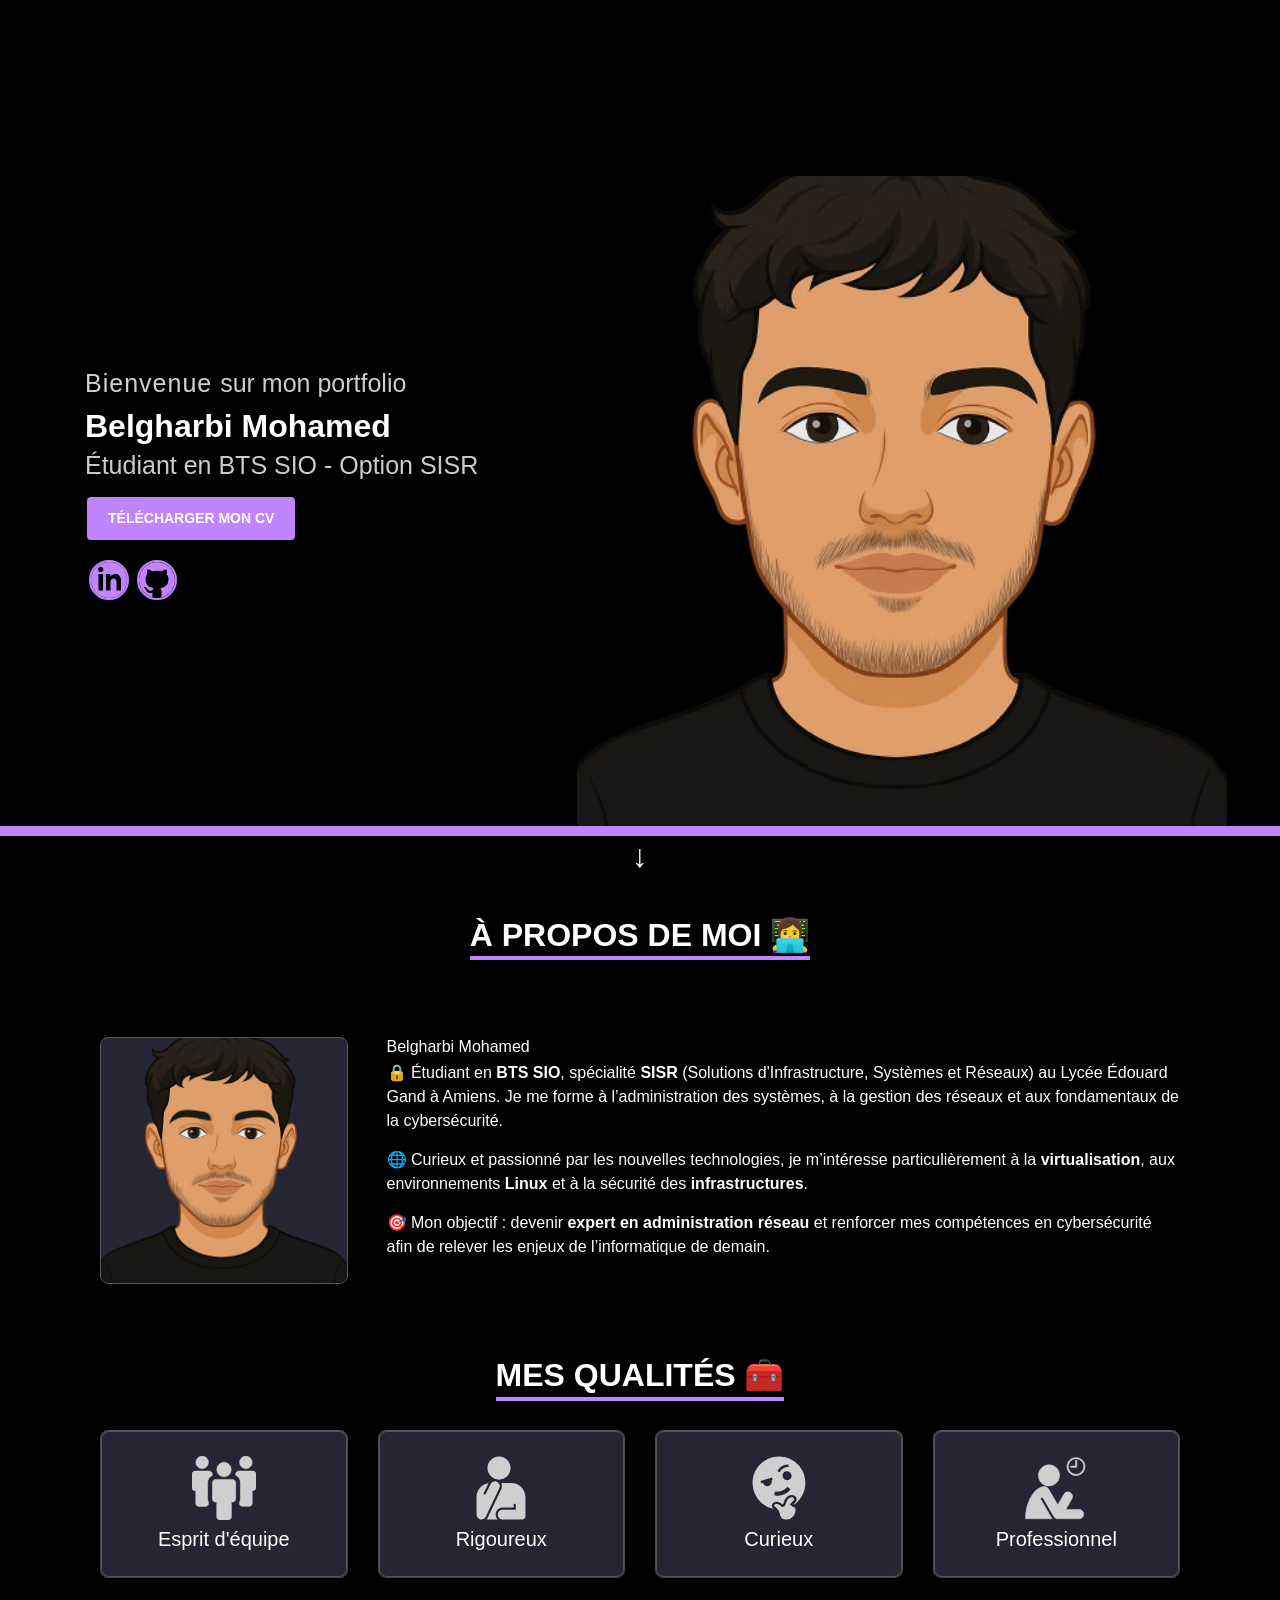
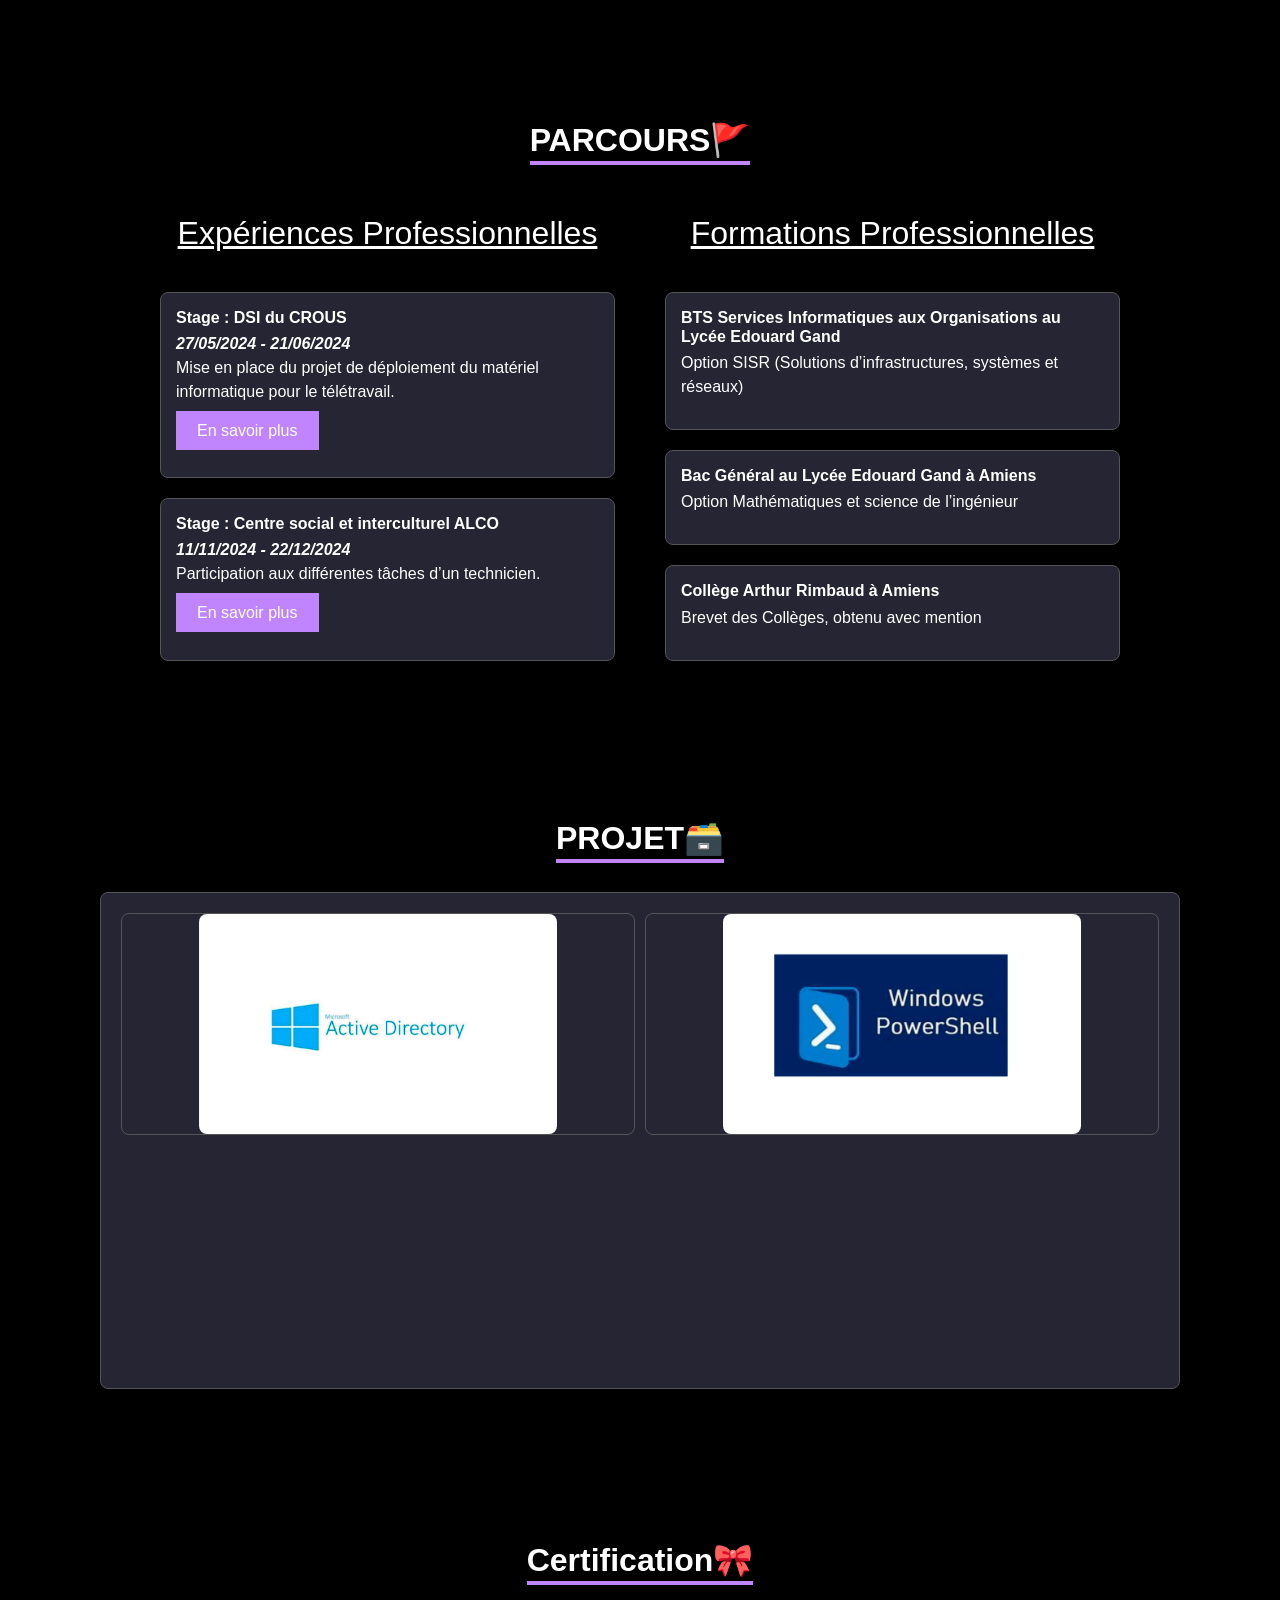
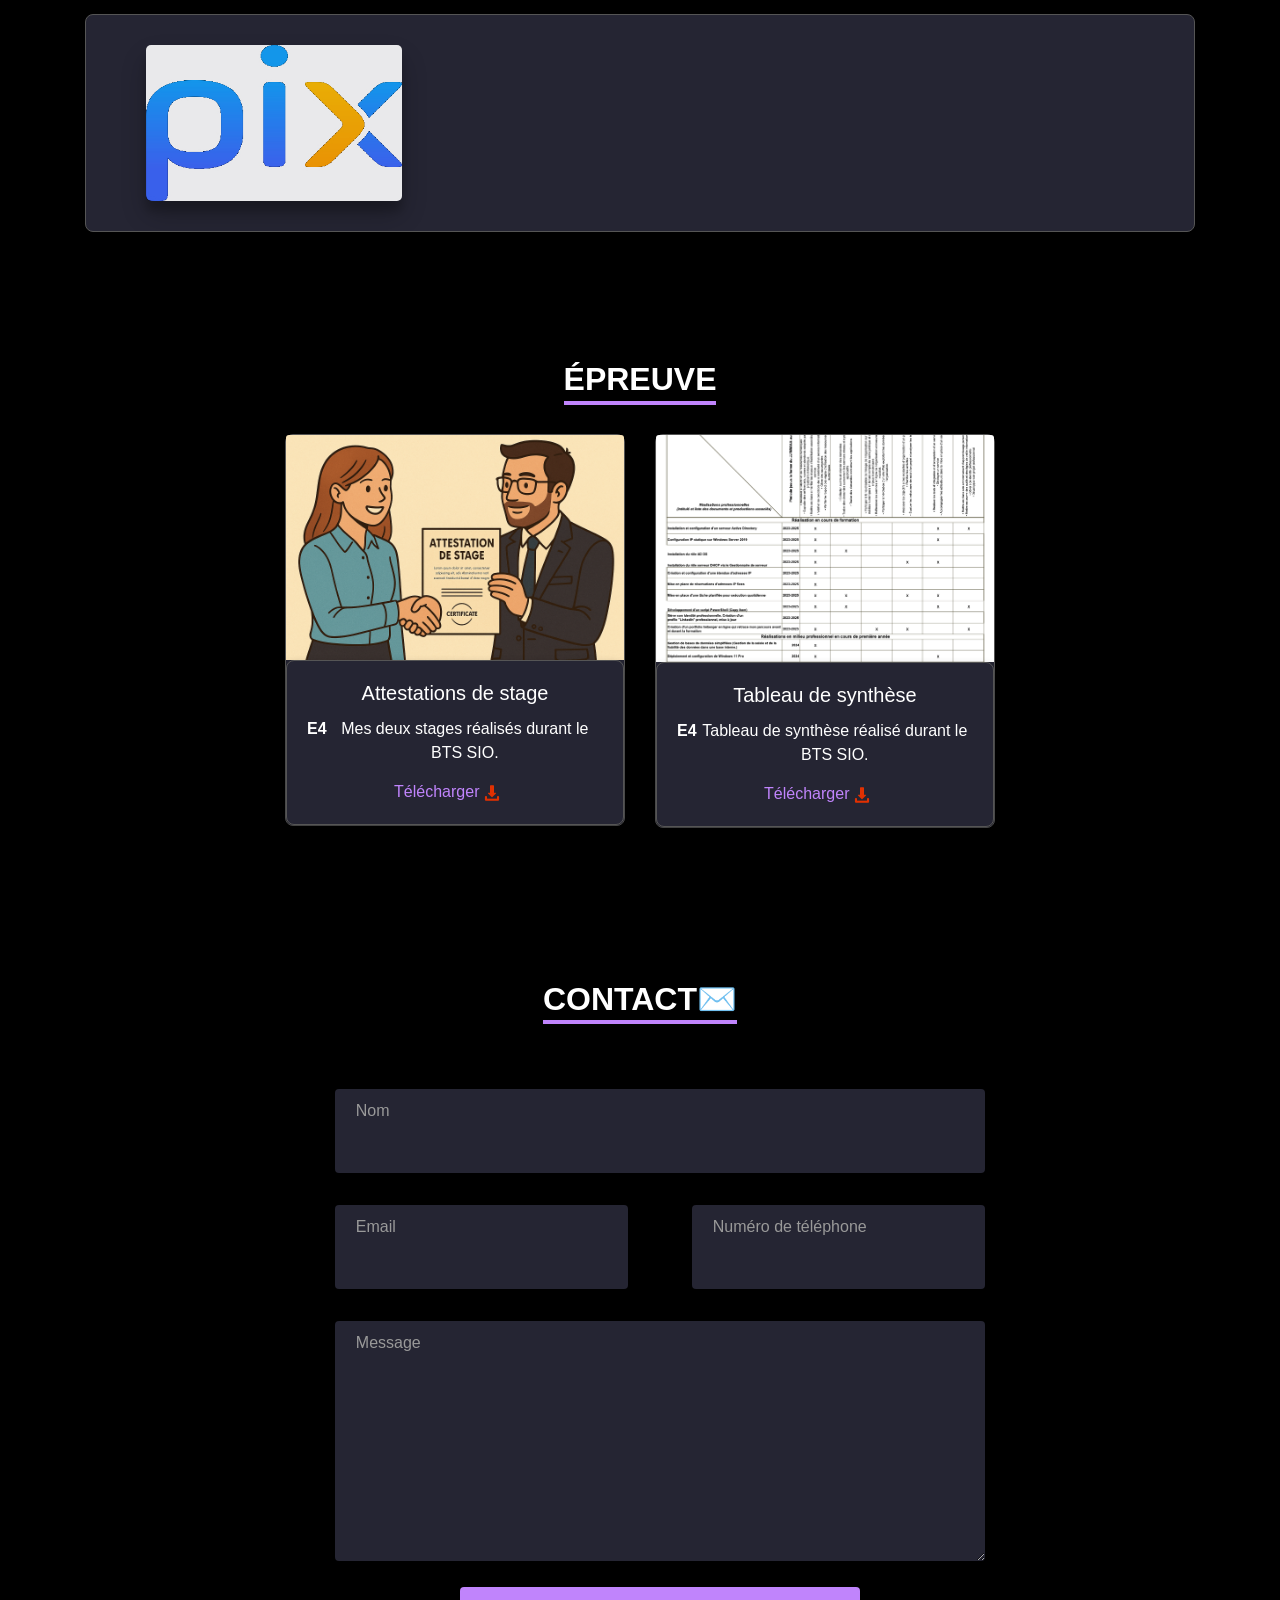
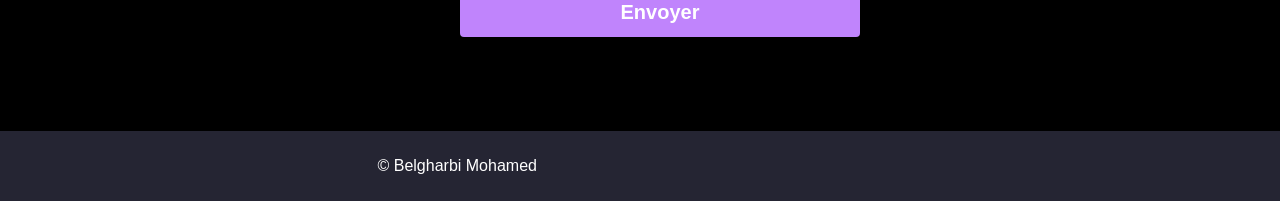
<file: index.html>
<!DOCTYPE html>
<html lang="fr">

<!-- Mirrored from www.mohamed-belgharbi.fr/index.html by HTTrack Website Copier/3.x [XR&CO'2014], Mon, 27 Apr 2026 13:54:00 GMT -->
<!-- Added by HTTrack --><meta http-equiv="content-type" content="text/html;charset=utf-8" /><!-- /Added by HTTrack -->
<meta http-equiv="content-type" content="text/html;charset=utf-8" />
<head>
	<meta charset="utf-8">
    <meta name="viewport" content="width=device-width, initial-scale=1, shrink-to-fit=no">
    <meta name="description" content="Portfolio d'un étudiant en BTS SIO, présentation de projets informatiques et de mes compétences.">
    <link rel="icon" type="image/png" href="assets/imgs/avatar.webp">
    <meta name="keywords" content="bts sio, portfolio, Belgharbi Mohamed, lycée edouard gand, sisr">
    <meta name="author" content="Belgharbi Mohamed">
    <title>Portfolio BTS SIO | Belgharbi Mohamed</title>
    <!-- Bootstrap + Steller main styles -->
	<link rel="stylesheet" href="assets/css/style.css">
    <link rel="stylesheet" href="assets/css/certification.css">
    <link rel="stylesheet" href="assets/css/contact.css">
</head>

<body data-spy="scroll" data-target=".navbar" data-offset="40" id="accueil">
    <!-- bar de navigation -->
    <nav class="navbar">
        <button class="navbar-toggler" id="navbar-toggler" aria-label="Toggle navigation">
            <span class="navbar-toggler-icon"></span>
        </button>
        <div class="navbar-collapse" id="navbar-collapse">
            <ul class="navbar-nav align-items-center">
                <li class="nav-item">
                    <a class="btn btn-primary" href="#accueil">ACCUEIL</a>
                </li>
                <li class="nav-item">
                    <a class="nav-link" href="#about">À PROPOS DE MOI</a>
                </li>
                <li class="nav-item">
                    <a class="nav-link" href="#parcours">PARCOURS</a>
                </li>
                <li class="nav-item">
                    <a class="nav-link" href="#projet">PROJET</a>
                </li>
                <li class="nav-item">
                    <a class="nav-link" href="#certification">CERTIFICATION</a>
                </li>
                <li class="nav-item">
                    <a class="nav-link" href="#ÉPREUVE">ÉPREUVE</a>
                </li>
                <li class="nav-item">
                    <a class="nav-link" href="Veille-technologique.html">VEILLE TECHNOLOGIQUE</a>
                </li>
                <li class="nav-item">
                    <a class="nav-link" href="#contact">CONTACT</a>
                </li>
            </ul>
        </div>
    </nav>
    <!-- Fin de la bar de navigation -->

    <!-- Page de garde -->
    <header class="header">
        <div class="container">
            <div class="infos">
                <div class="keyboard">
                    <span class="key">B</span>
                    <span class="key">i</span>
                    <span class="key">e</span>
                    <span class="key">n</span>
                    <span class="key">v</span>
                    <span class="key">e</span>
                    <span class="key">n</span>
                    <span class="key">u</span>
                    <span class="key">e</span>
                    <span class="key">&nbsp;</span>
                    <p class="subtitle">sur mon portfolio</p>
                </div>
                <h1 class="title">Belgharbi Mohamed</h1>
                <h2 class="subtitle">Étudiant en BTS SIO - Option SISR</h2>
                <div class="buttons pt-3">
                    <a href="certification/CV/CV.pdf" target="_blank" download="Mon_CV.html">
                        <button class="btn btn-dark rounded">TÉLÉCHARGER MON CV</button>
                    </a>
                </div>
                <div class="social-links">
                    <a href="https://www.linkedin.com/in/mohamedbelgharbi/" target="_blank" rel="noopener noreferrer" aria-label="Profil LinkedIn">
                        <svg xmlns="http://www.w3.org/2000/svg" width="24" height="24" viewBox="0 0 24 24" fill="#c084fc" class="btn-rounded">
                            <path d="M19 0h-14c-2.761 0-5 2.239-5 5v14c0 2.761 2.239 5 5 5h14c2.762 0 5-2.239 5-5v-14c0-2.761-2.238-5-5-5zm-11 19h-3v-11h3v11zm-1.5-12.268c-.966 0-1.75-.79-1.75-1.764s.784-1.764 1.75-1.764 1.75.79 1.75 1.764-.783 1.764-1.75 1.764zm13.5 12.268h-3v-5.604c0-3.368-4-3.113-4 0v5.604h-3v-11h3v1.765c1.396-2.586 7-2.777 7 2.476v6.759z"/>
                        </svg>
                    </a>
                    <a href="https://github.com/mohamedbelgharbi" target="_blank" rel="noopener noreferrer" aria-label="Profil GitHub">
                        <svg xmlns="http://www.w3.org/2000/svg" width="24" height="24" viewBox="0 0 24 24" fill="#c084fc" class="btn-rounded">
                            <path d="M12 0c-6.626 0-12 5.373-12 12 0 5.302 3.438 9.8 8.207 11.387.599.111.793-.261.793-.577v-2.234c-3.338.726-4.033-1.416-4.033-1.416-.546-1.387-1.333-1.756-1.333-1.756-1.089-.745.083-.729.083-.729 1.205.084 1.839 1.237 1.839 1.237 1.07 1.834 2.807 1.304 3.492.997.107-.775.418-1.305.762-1.604-2.665-.305-5.467-1.334-5.467-5.931 0-1.311.469-2.381 1.236-3.221-.124-.303-.535-1.524.117-3.176 0 0 1.008-.322 3.301 1.23.957-.266 1.983-.399 3.003-.404 1.02.005 2.047.138 3.006.404 2.291-1.552 3.297-1.23 3.297-1.23.653 1.653.242 2.874.118 3.176.77.84 1.235 1.911 1.235 3.221 0 4.609-2.807 5.624-5.479 5.921.43.372.823 1.102.823 2.222v3.293c0 .319.192.694.801.576 4.765-1.589 8.199-6.086 8.199-11.386 0-6.627-5.373-12-12-12z"/>
                        </svg>
                    </a>
                </div>
            </div>              
            <div class="img-holder">
                <img src="assets/imgs/avatar.webp" alt="Photo de profil de Belgharbi Mohamed">
            </div>      
        </div>  
    </header>
    <!-- Fin de la page de garde -->

    <!-- A propos de moi section -->
    <section id="about" class="section mt-3">
        <div id="arrowhead-down" class="arrowhead">&#8595;</div>
        <div class="text-center">
            <h2 class="orange-text-bar text-center">À PROPOS DE MOI 👩‍💻</h2></div><br>
        <div class="container mt-5">
            <div class="row text-center text-md-left">
                <div class="col-md-3-img">
                    <img src="assets/imgs/avatar.webp" alt="Avatar de Belgharbi Mohamed" class="img-thumbnail mb-4">
                </div>
                <div class="pl-md-4 col-md-9">
                    <h6 class="title">Belgharbi Mohamed</h6>
                    <p>🔒 Étudiant en <strong>BTS SIO</strong>, spécialité <strong>SISR</strong> (Solutions d'Infrastructure, Systèmes et Réseaux) au Lycée Édouard Gand à Amiens. Je me forme à l’administration des systèmes, à la gestion des réseaux et aux fondamentaux de la cybersécurité.</p>
                    <p>🌐 Curieux et passionné par les nouvelles technologies, je m’intéresse particulièrement à la <strong>virtualisation</strong>, aux environnements <strong>Linux</strong> et à la sécurité des <strong>infrastructures</strong>.</p>
                    <p>🎯 Mon objectif : devenir <strong>expert en administration réseau</strong> et renforcer mes compétences en cybersécurité afin de relever les enjeux de l’informatique de demain.</p>
                </div>
            </div>
        </div><br><br>
        <div class="container text-center">
            <div class="text-center">
                <h2 class="orange-text-bar text-center">MES QUALITÉS 🧰</h2></div><br>
            <div class="row">
                <div class="quality-img">
                    <div class="custom-card card border">
                        <div class="card-body">
                            <svg fill="#cfcfcf" version="1.1" id="Capa_1" xmlns="http://www.w3.org/2000/svg" width="64" height="64"
                                xmlns:xlink="http://www.w3.org/1999/xlink" viewBox="0 0 122.699 122.699" xml:space="preserve" stroke="#cfcfcf">
                                <g id="SVGRepo_bgCarrier" stroke-width="0"></g>
                                <g id="SVGRepo_tracerCarrier" stroke-linecap="round" stroke-linejoin="round"></g>
                                <g id="SVGRepo_iconCarrier">
                                    <g>
                                        <circle cx="19.5" cy="12.2" r="12.1"></circle>
                                        <path
                                            d="M6,66.699h1.2v24c0,3.301,2.7,6,6,6h12.6c3.3,0,6-2.699,6-6V89.3c-1.1-2.101-1.8-4.5-1.8-7v-31.4c0-6.1,3.7-11.4,9-13.7 v-2.4c0-3.3-2.7-6-6-6H6c-3.3,0-6,2.7-6,6v25.9C0,64,2.6,66.699,6,66.699z">
                                        </path>
                                        <circle cx="103.3" cy="12.2" r="12.1"></circle>
                                        <path
                                            d="M83.699,34.7v2.4c5.301,2.3,9,7.6,9,13.7v31.3c0,2.5-0.6,4.9-1.799,7v1.4c0,3.3,2.699,6,6,6h12.6c3.3,0,6-2.7,6-6v-24 h1.199c3.301,0,6-2.7,6-6V34.7c0-3.3-2.699-6-6-6h-27C86.4,28.7,83.699,31.399,83.699,34.7z">
                                        </path>
                                        <path
                                            d="M39.1,50.899L39.1,50.899v9.8v21.6c0,3.3,2.7,6,6,6h2.3v28.3c0,3.3,2.7,6,6,6h16.1c3.3,0,6-2.7,6-6v-28.4h2.3 c3.3,0,6-2.699,6-6V60.7v-9.8l0,0c0-3.3-2.7-6-6-6H45.1C41.7,44.899,39.1,47.6,39.1,50.899z">
                                        </path>
                                        <circle cx="61.4" cy="26" r="13.9"></circle>
                                    </g>
                                </g>
                            </svg>
                            <h5 class="card-text">Esprit d'équipe</h5>
                        </div>
                    </div>
                </div>
                <div class="quality-img">
                    <div class="custom-card card border">
                        <div class="card-body">
                        <svg fill="#cfcfcf" version="1.1" id="Layer_1" xmlns="http://www.w3.org/2000/svg" width="64" height="64"
                            xmlns:xlink="http://www.w3.org/1999/xlink" viewBox="0 0 200 256" enable-background="new 0 0 200 256"
                            xml:space="preserve">
                            <g id="SVGRepo_bgCarrier" stroke-width="0"></g>
                            <g id="SVGRepo_tracerCarrier" stroke-linecap="round" stroke-linejoin="round"></g>
                            <g id="SVGRepo_iconCarrier">
                                <path
                                    d="M92.068,94.527c-25.511,0-46.263-20.751-46.263-46.261S66.559,2,92.068,2s46.263,20.754,46.263,46.265 S117.579,94.527,92.068,94.527z M78.504,233.188c0.385-14.984,13.026-26.702,28.04-26.702h44.004v-11.179 c0-2.384,1.933-4.317,4.317-4.317s4.317,1.933,4.317,4.317v19.856h-52.638c-10.25,0-18.875,7.919-19.373,18.434 c-0.53,11.182,9.136,20.356,20.33,20.356h76.82c7.417,0,13.429-6.012,13.429-13.429v-77.04 c-0.862-30.602-26.076-55.168-56.031-55.168h-40.556c3.616,7.525,3.83,16.563-0.138,24.587L46.802,247.064 c-1.286,2.595-2.935,4.915-4.856,6.936h44.765C86.545,253.833,78.149,247.015,78.504,233.188z M13.047,251.976 c2.762,1.381,5.694,2.022,8.584,2.022c7.147,0,14.009-3.958,17.397-10.791l54.197-114.119c4.556-9.183,1.282-20.43-7.915-25.54 c-2.848-1.58-5.923-2.306-8.969-2.306c-7.445,0-14.778,4.37-18.294,11.503l-19.104,38.482c-0.604,1.718-2.224,2.958-4.149,2.958 c-2.438,0-4.415-1.977-4.415-4.415c0-0.993,0.34-1.9,0.894-2.638l18.985-38.245c0.017-0.035,0.038-0.068,0.056-0.103 c-27.211,3.457-48.066,26.51-48.066,54.701c0,0-0.001,49.552-0.001,68.777C2.248,239.797,5.466,248.225,13.047,251.976z">
                                </path>
                            </g>
                        </svg>
                            <h5 class="card-text">Rigoureux</h5>
                        </div>
                    </div>
                </div>
                <div class="quality-img">
                    <div class="custom-card card border">
                        <div class="card-body">
                            <svg fill="#cfcfcf" version="1.1" id="Layer_1" xmlns="http://www.w3.org/2000/svg" width="64" height="64"
                                xmlns:xlink="http://www.w3.org/1999/xlink" viewBox="0 0 219 260" xml:space="preserve">
                                <g id="SVGRepo_bgCarrier" stroke-width="0"></g>
                                <g id="SVGRepo_tracerCarrier" stroke-linecap="round" stroke-linejoin="round"></g>
                                <g id="SVGRepo_iconCarrier">
                                    <path
                                        d="M109.5,2C50.3,2,2.3,50,2.3,109.2c0,51.7,36.6,94.9,85.4,105c-1.6-1.2-3.1-2.4-4.4-3.9c-3.3-3.8-4.2-8.7-2.4-13.1 c3.1-7.3,10-11.6,18.5-11.6c6,0,12.8,2.2,18.1,5.9c1.9,1.3,3.4,2.6,4.7,3.7c0.6,0.6,1.5,1.3,2,1.7c0.2-0.1,0.6-0.2,1-0.5 c0.7-0.4,1.8-1.8,4.3-9.9c2.3-7.5,6.2-14.1,11.1-19c5.9-5.9,13-9.1,20.5-9.3c0.3,0,0.5,0,0.8,0c9,0,15.8,4.5,18.2,12 c2.3,7-0.1,15.3-5.6,19.3c-2.1,1.5-4.4,3.7-6.4,6c0.2,0.2,0.4,0.4,0.5,0.6c0.2,0.2,0.3,0.4,0.5,0.6c0.7,0.1,1.4,0.2,2,0.4 c27.6-19.4,45.7-51.5,45.7-87.8C216.7,50,168.7,2,109.5,2z M79.2,98.2c0.1,0.3,0.2,0.5,0.3,0.8c2.9,9.7-2.6,20-12.3,23 s-20-2.6-23-12.3c-0.1-0.3-0.1-0.5-0.2-0.8l-6.9,2.1l-2.9-9.6l46.5-14l2.9,9.6L79.2,98.2z M148.4,34.8l-0.2,10 C128.8,44.5,116.9,56,112.7,66l-9.2-4C108.9,49.2,124.1,34.3,148.4,34.8z M100.4,161c-3.8,0-7.2-0.3-10.1-0.6l1.9-15.6 c12,1.5,34.8,0.9,52.2-19.4l11.9,10.2C138.4,156.5,116.3,161,100.4,161z M147.7,97.7c-9.7,2.9-20-2.6-23-12.3 c-2.9-9.7,2.6-20,12.3-23c9.7-2.9,20,2.6,23,12.3C163,84.4,157.5,94.7,147.7,97.7z M139.8,258c-3,0-6.1-0.3-9.5-1.1 c-9.4-2-15.2-9.9-17-20.5c-3.9-23.5-25-32.1-23.5-35.5c1.7-4.1,5.4-5.6,9.4-5.6c4.4,0,9.2,1.8,12.5,4.1c4.8,3.3,7.4,7.3,12,7.3 c1.6,0,3.5-0.5,5.8-1.7c4.1-2.1,6.1-5.6,9.2-15.8c3.6-11.7,11.9-21.1,22.5-21.4c0.2,0,0.3,0,0.5,0c11.4,0,10.4,11,6.8,13.6 c-7.7,5.6-15.4,16.8-15.4,16.8s4.7,0.3,7.6,3.9c0.2,0.3,0.4,0.5,0.6,0.8c2.3,2.9,2.3,3.7,2.3,3.8c0,0,1.1-0.4,2.8-0.4 c2.1,0,5,0.7,7.7,3.7C182.6,219.3,171.7,258,139.8,258z">
                                    </path>
                                </g>
                            </svg>
                            <h5 class="card-text">Curieux</h5>
                        </div>
                    </div>
                </div>
                <div class="quality-img">
                    <div class="custom-card card border">
                        <div class="card-body">
                            <svg fill="#cfcfcf" height="64px" width="64px" version="1.2" baseProfile="tiny" id="Layer_1"
                                xmlns="http://www.w3.org/2000/svg" xmlns:xlink="http://www.w3.org/1999/xlink" viewBox="-63 65 128 128"
                                xml:space="preserve" stroke="#cfcfcf">
                                <g id="SVGRepo_bgCarrier" stroke-width="0"></g>
                                <g id="SVGRepo_tracerCarrier" stroke-linecap="round" stroke-linejoin="round"></g>
                                <g id="SVGRepo_iconCarrier">
                                    <path id="_x31__1_"
                                        d="M-13,82.5c11.7,0,21.2,9.5,21.2,21.2S-1.3,125-13,125s-21.2-9.5-21.2-21.2S-24.7,82.5-13,82.5z M47.2,171.9 H20.6L33,150.5c2.5-4.5,1-10.2-3.4-12.7c-4.4-2.5-10.1-1-12.6,3.4L4.6,162.6L-13.8,131c-1.8-3.3-5.3-5-9.7-5c-0.6,0-1.9,0.2-2.5,0.4 c-0.6,0.1-1.5,0.4-2.1,0.6c-17.8,5.8-31.9,34.2-31.9,63.6c0.5,0,42.7,0,53.4,0c-0.4-0.6-0.8-1.1-1.2-1.7L-29.2,152 c-0.7-1.3-0.2-2.9,1-3.6c1.3-0.7,2.9-0.2,3.6,1l21.2,36.6c1.6,2.7,4.5,4.6,7.9,4.6h42.7c5.2,0,9.3-4.2,9.3-9.3 C56.5,176,52.3,171.9,47.2,171.9z M54.4,73.9c-6.8-7.4-18.2-7.8-25.6-1.1S20.9,91,27.7,98.4s18.2,7.8,25.6,1.1 C60.7,92.6,61.1,81.1,54.4,73.9z M51.5,97.4c-6.3,5.8-16.1,5.3-21.7-0.9c-5.8-6.3-5.4-16.1,0.8-21.9s16.1-5.3,21.8,1 C58.3,81.8,57.8,91.6,51.5,97.4z M41.3,73.1c-0.8,0-1.4,0.6-1.4,1.4V85h-8.5c-0.8,0-1.4,0.6-1.4,1.4c0,0.8,0.6,1.4,1.4,1.4h9.9 c0.4,0,0.8-0.2,1-0.5c0.2-0.2,0.5-0.6,0.5-1V74.5C42.7,73.8,42,73.1,41.3,73.1z">
                                    </path>
                                </g>
                            </svg>
                            <h5 class="card-text">Professionnel</h5>
                        </div>
                    </div>
                </div>
            </div>
        </div>
    </section>
    <!-- fin A propos de moi section -->

    <!-- Parcours section -->
    <section id="parcours" class="section">
        <div class="text-center">
            <h2 class="orange-text-bar">PARCOURS🚩</h2>
        </div><br>
        <div class="parcours-container">
            <!-- Expériences Professionnelles -->
            <div class="parcours-block">
                <div class="text-center">
                    <h2><u>Expériences Professionnelles</u></h2>
                </div><br>
                <ul class="parcours-list">
                    <li class="parcours-text">
                        <h4><strong>Stage : DSI du CROUS</strong></h4>
                        <i><strong>27/05/2024 - 21/06/2024</strong></i><br>
                        <p>Mise en place du projet de déploiement du matériel informatique pour le télétravail.</p>
                        <div style="margin-top: auto;">
                            <a href="assets/rapports/rapport2.pdf" target="_blank" class="btn-dark">
                                En savoir plus
                            </a>
                        </div>
                    </li>
                    <li class="parcours-text">
                        <h4><strong>Stage : Centre social et interculturel ALCO</strong></h4>
                        <i><strong>11/11/2024 - 22/12/2024</strong></i><br>
                        <p>Participation aux différentes tâches d’un technicien.</p>
                        <div style="margin-top: auto;">
                            <a href="assets/rapports/rapport1.pdf" target="_blank" class="btn-dark">
                                En savoir plus
                            </a>
                        </div>
                    </li>
                </ul>
            </div>
    
            <!-- Formations Professionnelles -->
            <div class="parcours-block">
                <div class="text-center">
                    <h2><u>Formations Professionnelles</u></h2>
                </div><br>
                <ul class="parcours-list">
                    <li class="parcours-text">
                        <h4><strong>BTS Services Informatiques aux Organisations au Lycée Edouard Gand</strong></h4>
                        <p>Option SISR (Solutions d’infrastructures, systèmes et réseaux)</p>
                    </li>
                    <li class="parcours-text">
                        <h4><strong>Bac Général au Lycée Edouard Gand à Amiens</strong></h4>
                        <p>Option Mathématiques et science de l’ingénieur</p>
                    </li>
                    <li class="parcours-text">
                        <h4><strong> Collège Arthur Rimbaud à Amiens</strong></h4>
                        <p>Brevet des Collèges, obtenu avec mention</p>
                    </li>
                </ul>
            </div>
        </div>
    </section>   
    <!-- Fin de Parcours section -->

    <!-- Projet -->
    <section id="projet" class="section">
        <div class="container text-center">
            <div class="text-center">
                <h2 class="orange-text-bar text-center">PROJET🗃️</h2>
            </div><br>
            <div class="container">
                <div class="grid" id="projectGrid">
                <!-- <div style="display: flex;" id="projectGrid"> -->
                    <div class="project">
                        <img src="assets/imgs/AD.png" alt="Proxmox" class="img-project">
                        <div class="overlay">
                            <a href="documentation/ADY.pdf" target="_blank" class="btn btn-primary">
                                Voir le projet
                            </a>
                        </div>
                    </div>
                    <div class="project">
                        <img src="assets/imgs/POWERSHELL.png" alt="Projet Haproxy-Keepalived" class="img-project">
                        <div class="overlay">
                            <a href="documentation/POWERSHELL.pdf" target="_blank" class="btn btn-primary">
                                Voir le projet
                            </a>
                        </div>
                    </div>
                </div>
            </div><br>
            <!-- <div class="arrow arrow-left" onclick="prevGrid()">&#x2B05;</div>
            <div class="arrow arrow-right" onclick="nextGrid()">&#x27A1;</div> -->
        </div>              
    </section>
    <!-- Fin de la section projet -->

     <!-- Certification -->
     <section id="certification" class="section">
        <div class="container">
            <div class="text-center">
                <h2 class="orange-text-bar text-center">Certification🎀</h2>
            </div><br>
            <div id="mz-gallery-container">
                <div id="mz-gallery">
                    <figure>
                        <a href="certification/PIX.pdf" target="_blank">
                            <img src="assets/imgs/PIX.jpg" alt="PIX" width="256" height="156"></a>
                        <figcaption>voir</figcaption>
                    </figure>
                </div>
            </div>
        </div>
    </section>
    <!-- Fin de la Certification -->     

    <!-- Epreuve Section -->
    <section id="ÉPREUVE" class="section">
        <div class="container text-center">
            <div class="text-center">
                <h2 class="orange-text-bar text-center">ÉPREUVE</h2>
            </div><br>
            <div class="row">
                <div class="col-md-4">
                    <div class="card border mb-4">
                        <img src="assets/imgs/illustration-stage.jpg" class="card-img-top w-100" alt="Attesation de stage">
                        <div class="card-body">
                            <h5 class="card-title">Attestations de stage</h5>
                            <div class="post-details">
                                <strong>E4</strong>Mes deux stages réalisés durant le BTS SIO.
                            </div>
                            <a href="certification/attestation.pdf" target="_blank">
                                Télécharger <img src="assets/imgs/icon/icon-telechargement.webp" class="btn-download" alt="Image de téléchargement">
                            </a>                      
                        </div>
                    </div>
                </div>
                <div class="col-md-4">
                    <div class="card border mb-4">
                        <img src="assets/imgs/tab.png" class="card-img-top w-100" style="max-height: 227px; object-fit: cover;" alt="Attesation de stage">
                        <div class="card-body">
                            <h5 class="card-title">Tableau de synthèse</h5>
                            <div class="post-details">
                                <strong>E4</strong>Tableau de synthèse réalisé durant le BTS SIO.
                            </div>
                            <a href="certification/tab-synthese.pdf" target="_blank">
                                Télécharger <img src="assets/imgs/icon/icon-telechargement.webp" class="btn-download"
                                    alt="Image de téléchargement">
                            </a>
                        </div>
                    </div>
                </div>
            </div>
        </div>
    </section>
    <!-- Fin de la section Epreuve -->
    <!-- BTS-SIO Section -->
    <!-- <section id="BTS-SIO" class="section">
        <div class="container text-center">
            <div class="text-center">
                <h2 class="orange-text-bar text-center">BTS-SIO</h2>
            </div><br>
            <p class="mb-5 pb-4">Je vous présente à présent la formation que j’ai suivie et au sein de laquelle j’ai évolué pendant deux ans : le Brevet de Technicien Supérieur Services Informatiques aux Organisations (BTS SIO). Ce diplôme s’adresse à celles et ceux qui souhaitent se former en deux ans aux métiers de l’administration réseau ou du développement. Il permet d’intégrer directement le marché du travail ou de poursuivre des études dans le domaine de l’informatique.</p>
            <div class="row">
                <div class="col-md-4">
                    <div class="card border mb-4">
                        <img src="assets/imgs/sisr.png" class="card-img-top w-100" alt="SISR image.">
                        <div class="card-body">
                            <h5 class="card-title">Option SISR</h5>
                            <div class="post-details">
                                option A solutions d'infrastructure, systèmes et réseaux (SIO SISR).
                            </div>
                            <a href="Veille-technologique.html" target="_blank">
                                En voir plus..
                            </a>  
                        </div>
                    </div>
                </div>
                <div class="col-md-4">
                    <div class="card border mb-4">
                        <img src="assets/imgs/slam.jpg" class="card-img-top w-100" alt="SLAM image">
                        <div class="card-body">
                            <h5 class="card-title">Option Slam</h5>
                            <div class="post-details">
                                option B solutions logicielles et applications métiers (SIO SLAM)
                            </div>
                            <a href="certification/Attestation%20de%20stage.pdf" target="_blank">
                                Télécharger <img src="assets/imgs/icon/icon-telechargement.webp" class="btn-download" alt="Image de téléchargement">
                            </a>                      
                        </div>
                    </div>
                </div>
            </div>
        </div>
    </section> -->
    <!-- Fin de la section BTS-SIO -->
     
<!-- Contact Section -->
<section id="contact" class="section">    
    <div class="container text-center">
        <div class="text-center">
            <h2 class="orange-text-bar text-center">CONTACT✉️</h2>
        </div><br>
        <div class="row input-container">
            <form method="POST" action="mailto:mohamed.blgrbi@gmail.com" enctype="text/plain" accept-charset="UTF-8">
                <div class="col-xs-12">
                    <div class="styled-input wide">
                        <input type="text" name="Nom" required>
                        <label for="nom">Nom</label> 
                    </div>
                </div>
                <div class="col-md-6 col-sm-12">
                    <div class="styled-input">
                        <input type="email" name="Mail" required>
                        <label for="mail">Email</label> 
                    </div>
                </div>
                <div class="col-md-6 col-sm-12">
                    <div class="styled-input" style="float:right;">
                        <input type="text" name="Numero">
                        <label for="telephone">Numéro de téléphone</label> 
                    </div>
                </div>
                <div class="col-xs-12">
                    <div class="styled-input wide">
                        <textarea name="Message" required></textarea>
                        <label for="message">Message</label>
                    </div>
                </div>
                <button type="submit" class="btn-lrg submit-btn">Envoyer</button>
            </form>
        </div>
    </div>
</section> 
<!-- Fin de la section contact -->

    <!-- Page Footer -->
    <footer class="page-footer">
        <div class="container">
            <div class="row align-items-center">
                <div class="col-sm-6">
                    <p>&copy; Belgharbi Mohamed</p>
                </div>
            </div>
        </div>
    </footer> 
    <!-- End of Page Footer -->

    <script src="assets/js/certification.js"></script>
    <script src="assets/js/toggler.js"></script>
    <script src="assets/js/scroll.js"></script>
    <script src="assets/js/projet.js"></script>
    <script src="assets/js/arrow.js"></script>
</body>


<!-- Mirrored from www.mohamed-belgharbi.fr/index.html by HTTrack Website Copier/3.x [XR&CO'2014], Mon, 27 Apr 2026 13:54:10 GMT -->
</html>
</file>
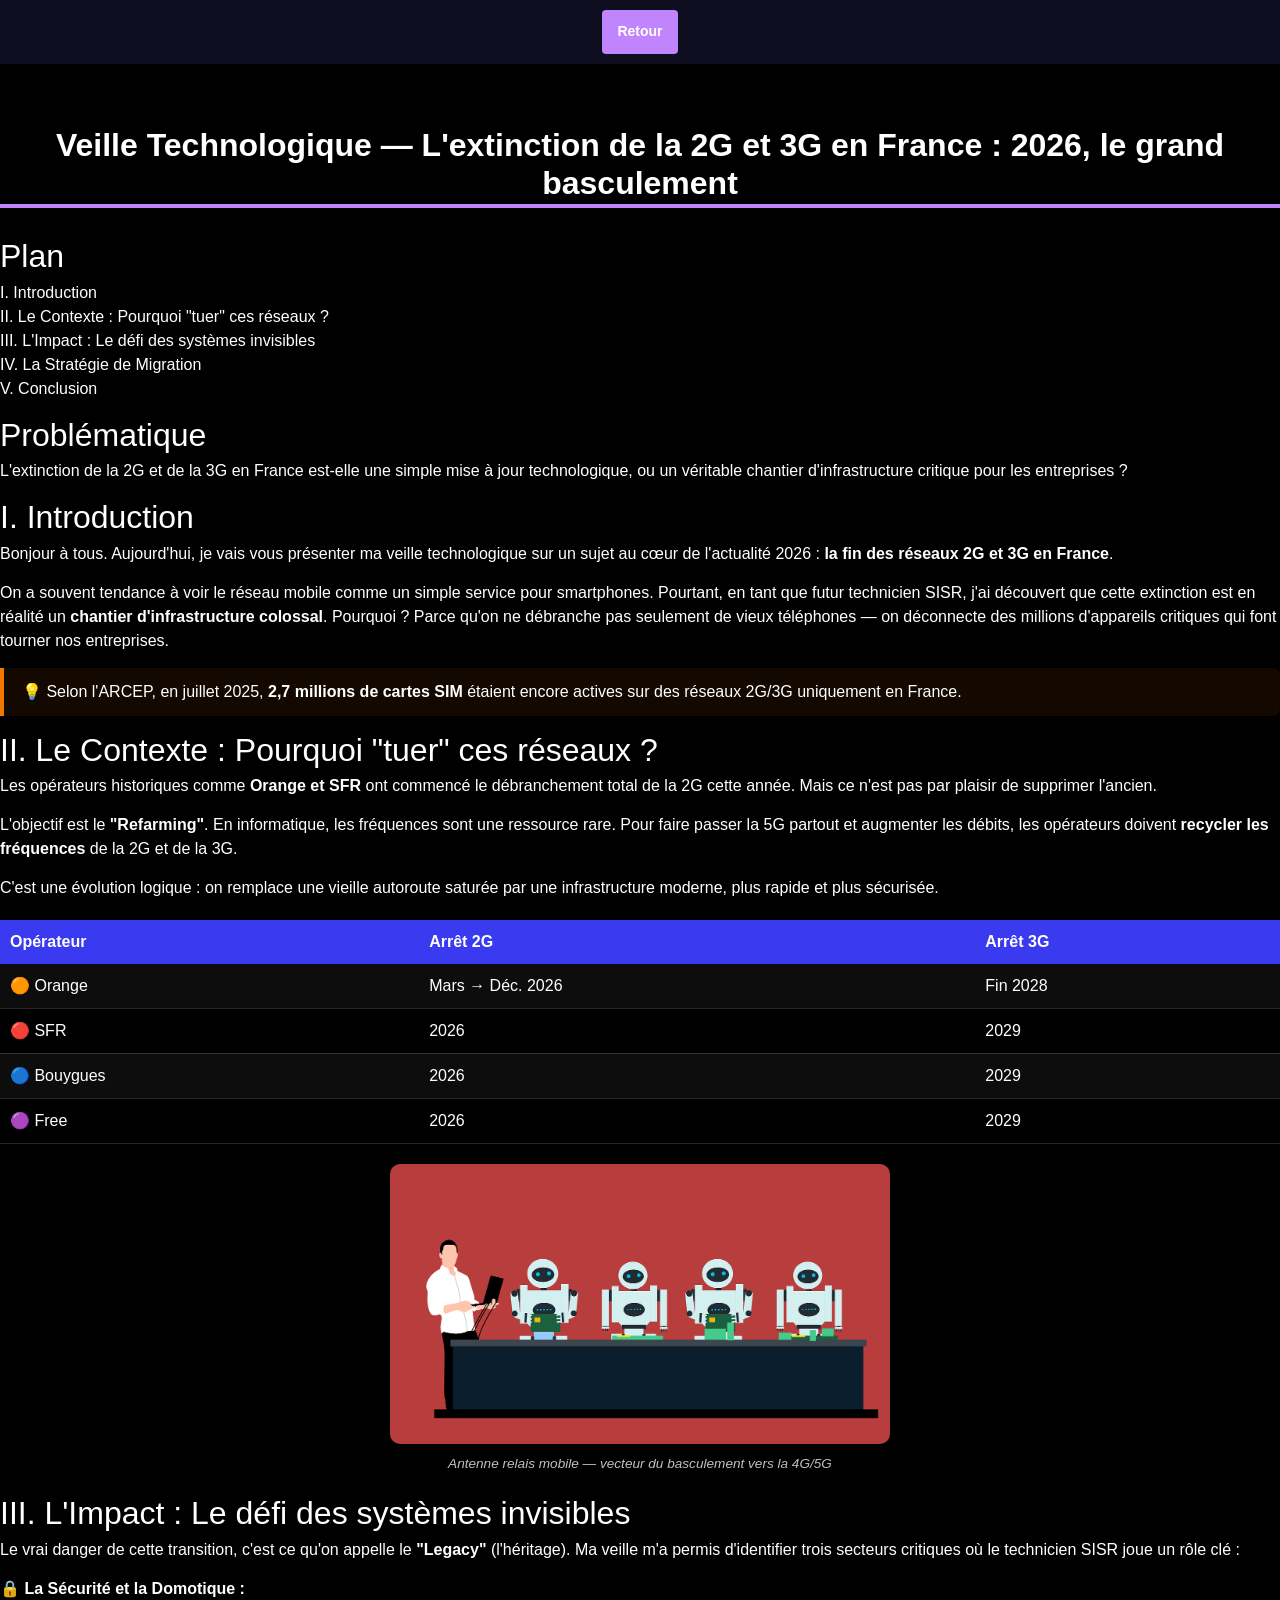
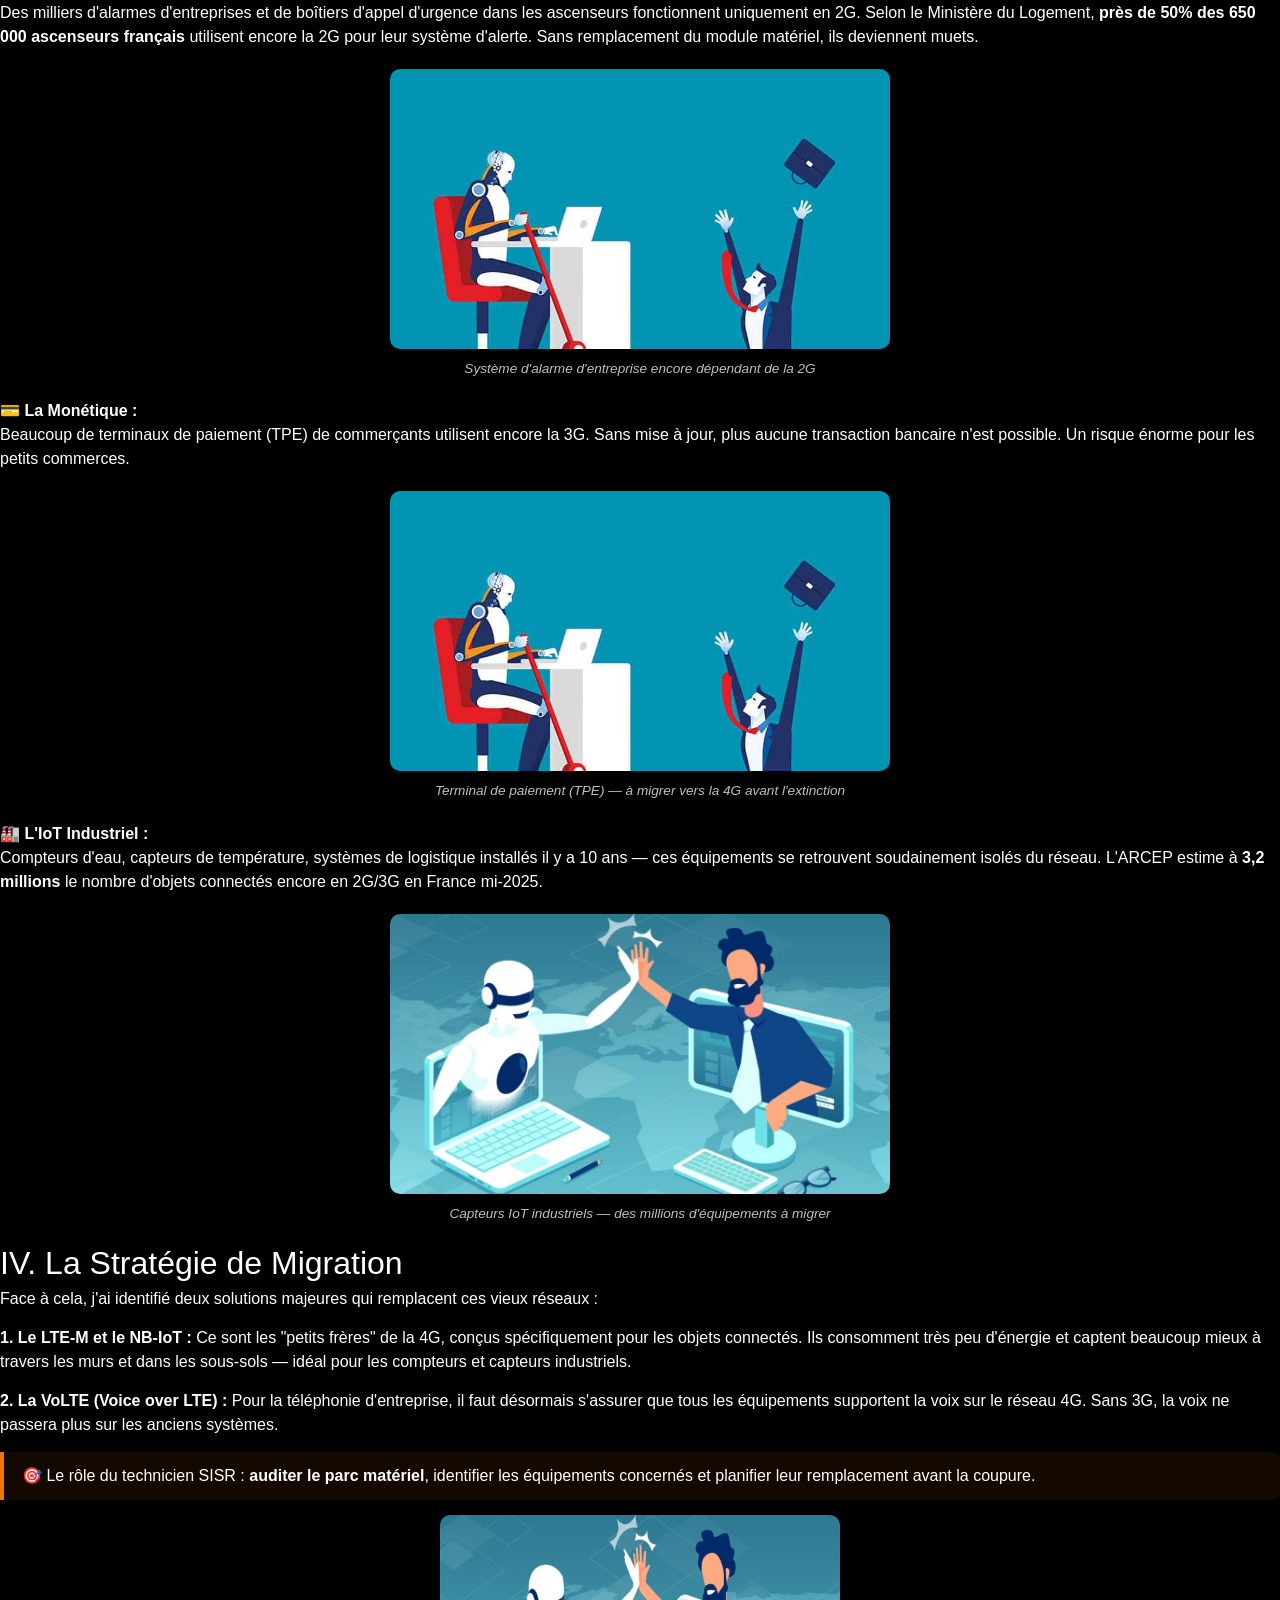
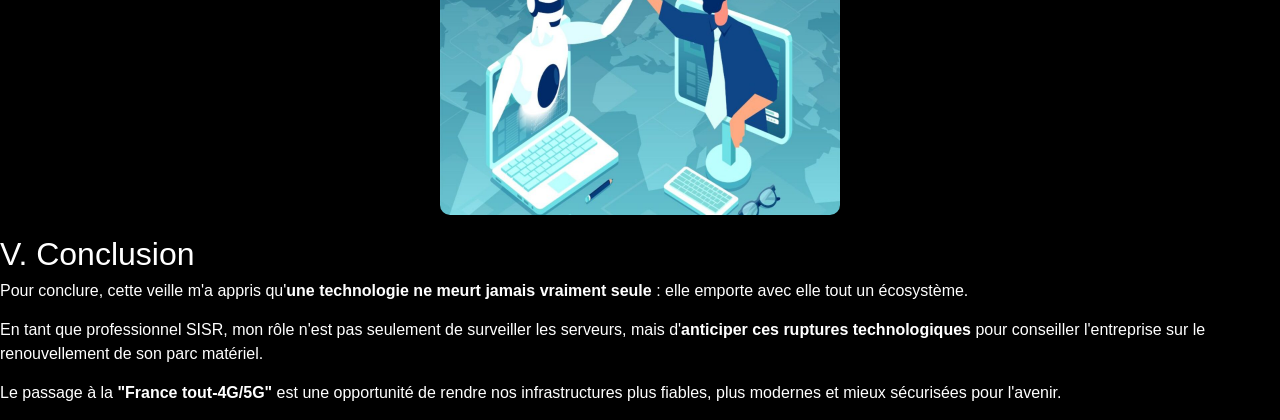
<file: Veille-technologique.html>
<!DOCTYPE html>
<html lang="fr">
<meta http-equiv="content-type" content="text/html;charset=utf-8" />
<head>
    <meta charset="UTF-8">
    <meta name="viewport" content="width=device-width, initial-scale=1.0">
    <title>Veille Technologique — L'extinction de la 2G et 3G en France</title>
    <link rel="stylesheet" href="assets/css/techno.html">
    <link rel="stylesheet" href="assets/css/style.css">
    <style>
        .veille-img {
            width: 100%;
            max-width: 500px;
            height: 280px;
            object-fit: cover;
            border-radius: 10px;
            display: block;
            margin: 20px auto;
            box-shadow: 0 4px 15px rgba(0,0,0,0.3);
        }
        .img-caption {
            text-align: center;
            font-style: italic;
            font-size: 0.85em;
            opacity: 0.75;
            margin-top: -10px;
            margin-bottom: 20px;
        }
        .calendrier-table {
            width: 100%;
            border-collapse: collapse;
            margin: 20px 0;
        }
        .calendrier-table th {
            background-color: #3a3af0;
            color: white;
            padding: 10px;
            text-align: left;
        }
        .calendrier-table td {
            padding: 10px;
            border-bottom: 1px solid rgba(255,255,255,0.15);
        }
        .calendrier-table tr:nth-child(even) {
            background-color: rgba(255,255,255,0.05);
        }
        .highlight-box {
            border-left: 4px solid #f07800;
            padding: 12px 18px;
            margin: 15px 0;
            background: rgba(240, 120, 0, 0.08);
            border-radius: 0 8px 8px 0;
        }
    </style>
</head>
<body>
    <nav class="navbar">
        <button class="navbar-toggler" id="navbar-toggler" aria-label="Toggle navigation">
            <span class="navbar-toggler-icon"></span>
        </button>
        <div class="navbar-collapse" id="navbar-collapse">
            <ul class="navbar-nav align-items-center">
                <li class="nav-item">
                    <a class="btn btn-primary" href="index.html">Retour</a>
                </li>
            </ul>
        </div>
    </nav>
    <div class="containerv" style="margin-top: 100px;">
        <div class="text-center">
            <h2 class="orange-text-bar text-center">Veille Technologique — L'extinction de la 2G et 3G en France : 2026, le grand basculement</h2>
        </div><br>

        <div class="section-V intro">
            <div>
                <h2>Plan</h2>
                <p>I. Introduction<br>II. Le Contexte : Pourquoi "tuer" ces réseaux ?<br>III. L'Impact : Le défi des systèmes invisibles<br>IV. La Stratégie de Migration<br>V. Conclusion</p>
            </div>
        </div>

        <div class="section-V intro">
            <div>
                <h2>Problématique</h2>
                <p>L'extinction de la 2G et de la 3G en France est-elle une simple mise à jour technologique, ou un véritable chantier d'infrastructure critique pour les entreprises ?</p>
            </div>
        </div>

        <!-- INTRODUCTION -->
        <div class="section-V intro">
            <div>
                <h2>I. Introduction</h2>
                <p>Bonjour à tous. Aujourd'hui, je vais vous présenter ma veille technologique sur un sujet au cœur de l'actualité 2026 : <b>la fin des réseaux 2G et 3G en France</b>.</p>
                <p>On a souvent tendance à voir le réseau mobile comme un simple service pour smartphones. Pourtant, en tant que futur technicien SISR, j'ai découvert que cette extinction est en réalité un <b>chantier d'infrastructure colossal</b>. Pourquoi ? Parce qu'on ne débranche pas seulement de vieux téléphones — on déconnecte des millions d'appareils critiques qui font tourner nos entreprises.</p>
                <div class="highlight-box">
                    💡 Selon l'ARCEP, en juillet 2025, <b>2,7 millions de cartes SIM</b> étaient encore actives sur des réseaux 2G/3G uniquement en France.
                </div>
            </div>
        </div>

        <!-- CONTEXTE -->
        <div class="section-V">
            <div class="text">
                <h2>II. Le Contexte : Pourquoi "tuer" ces réseaux ?</h2>
                <p>Les opérateurs historiques comme <b>Orange et SFR</b> ont commencé le débranchement total de la 2G cette année. Mais ce n'est pas par plaisir de supprimer l'ancien.</p>
                <p>L'objectif est le <b>"Refarming"</b>. En informatique, les fréquences sont une ressource rare. Pour faire passer la 5G partout et augmenter les débits, les opérateurs doivent <b>recycler les fréquences</b> de la 2G et de la 3G.</p>
                <p>C'est une évolution logique : on remplace une vieille autoroute saturée par une infrastructure moderne, plus rapide et plus sécurisée.</p>

                <table class="calendrier-table">
                    <tr>
                        <th>Opérateur</th>
                        <th>Arrêt 2G</th>
                        <th>Arrêt 3G</th>
                    </tr>
                    <tr>
                        <td>🟠 Orange</td>
                        <td>Mars → Déc. 2026</td>
                        <td>Fin 2028</td>
                    </tr>
                    <tr>
                        <td>🔴 SFR</td>
                        <td>2026</td>
                        <td>2029</td>
                    </tr>
                    <tr>
                        <td>🔵 Bouygues</td>
                        <td>2026</td>
                        <td>2029</td>
                    </tr>
                    <tr>
                        <td>🟣 Free</td>
                        <td>2026</td>
                        <td>2029</td>
                    </tr>
                </table>
            </div>
            <img src="https://upload.wikimedia.org/wikipedia/commons/thumb/3/thirty/Pilon_de_la_Faye_P1040501_%28cropped%29.jpg/800px-Pilon_de_la_Faye_P1040501_%28cropped%29.jpg"
                 alt="Antenne réseau mobile" class="veille-img"
                 onerror="this.src='assets/imgs/veille/auto.png'"/>
            <p class="img-caption">Antenne relais mobile — vecteur du basculement vers la 4G/5G</p>
        </div>

        <!-- IMPACT -->
        <div class="section-V">
            <div class="text">
                <h2>III. L'Impact : Le défi des systèmes invisibles</h2>
                <p>Le vrai danger de cette transition, c'est ce qu'on appelle le <b>"Legacy"</b> (l'héritage). Ma veille m'a permis d'identifier trois secteurs critiques où le technicien SISR joue un rôle clé :</p>

                <p><b>🔒 La Sécurité et la Domotique :</b><br>
                Des milliers d'alarmes d'entreprises et de boîtiers d'appel d'urgence dans les ascenseurs fonctionnent uniquement en 2G. Selon le Ministère du Logement, <b>près de 50% des 650 000 ascenseurs français</b> utilisent encore la 2G pour leur système d'alerte. Sans remplacement du module matériel, ils deviennent muets.</p>
            </div>
            <img src="https://www.msi-pme.fr/wp-content/uploads/2019/09/alarme-entreprise.jpg"
                 alt="Système alarme entreprise" class="veille-img"
                 onerror="this.src='assets/imgs/veille/danger.jpg'"/>
            <p class="img-caption">Système d'alarme d'entreprise encore dépendant de la 2G</p>
        </div>

        <div class="section-V">
            <div class="text">
                <p><b>💳 La Monétique :</b><br>
                Beaucoup de terminaux de paiement (TPE) de commerçants utilisent encore la 3G. Sans mise à jour, plus aucune transaction bancaire n'est possible. Un risque énorme pour les petits commerces.</p>
            </div>
            <img src="https://www.vtpe.fr/1197-large_default/terminal-de-paiement-ingenico-ict250-2ls-sans-contact.jpg"
                 alt="Terminal de paiement TPE" class="veille-img"
                 onerror="this.src='assets/imgs/veille/danger.jpg'"/>
            <p class="img-caption">Terminal de paiement (TPE) — à migrer vers la 4G avant l'extinction</p>
        </div>

        <div class="section-V">
            <div class="text">
                <p><b>🏭 L'IoT Industriel :</b><br>
                Compteurs d'eau, capteurs de température, systèmes de logistique installés il y a 10 ans — ces équipements se retrouvent soudainement isolés du réseau. L'ARCEP estime à <b>3,2 millions</b> le nombre d'objets connectés encore en 2G/3G en France mi-2025.</p>
            </div>
            <img src="https://www.avosmachiinesmspc.fr/wp-content/uploads/2022/04/capteurs-connectes.jpg"
                 alt="Capteurs IoT industriels" class="veille-img"
                 onerror="this.src='assets/imgs/veille/ensemble.jpg'"/>
            <p class="img-caption">Capteurs IoT industriels — des millions d'équipements à migrer</p>
        </div>

        <!-- MIGRATION -->
        <div class="section-V">
            <div class="text">
                <h2>IV. La Stratégie de Migration</h2>
                <p>Face à cela, j'ai identifié deux solutions majeures qui remplacent ces vieux réseaux :</p>
                <p><b>1. Le LTE-M et le NB-IoT :</b> Ce sont les "petits frères" de la 4G, conçus spécifiquement pour les objets connectés. Ils consomment très peu d'énergie et captent beaucoup mieux à travers les murs et dans les sous-sols — idéal pour les compteurs et capteurs industriels.</p>
                <p><b>2. La VoLTE (Voice over LTE) :</b> Pour la téléphonie d'entreprise, il faut désormais s'assurer que tous les équipements supportent la voix sur le réseau 4G. Sans 3G, la voix ne passera plus sur les anciens systèmes.</p>
                <div class="highlight-box">
                    🎯 Le rôle du technicien SISR : <b>auditer le parc matériel</b>, identifier les équipements concernés et planifier leur remplacement avant la coupure.
                </div>
            </div>
            <img src="assets/imgs/veille/ensemble.jpg" alt="Illustration migration réseau" width="400" height="300" style="display: block; margin: 0 auto; margin-bottom: 20px; border-radius: 10px;"/>
        </div>

        <!-- CONCLUSION -->
        <div class="section-V">
            <div class="text">
                <h2>V. Conclusion</h2>
                <p>Pour conclure, cette veille m'a appris qu'<b>une technologie ne meurt jamais vraiment seule</b> : elle emporte avec elle tout un écosystème.</p>
                <p>En tant que professionnel SISR, mon rôle n'est pas seulement de surveiller les serveurs, mais d'<b>anticiper ces ruptures technologiques</b> pour conseiller l'entreprise sur le renouvellement de son parc matériel.</p>
                <p>Le passage à la <b>"France tout-4G/5G"</b> est une opportunité de rendre nos infrastructures plus fiables, plus modernes et mieux sécurisées pour l'avenir.</p>
            </div>
        </div>

    </div>
</body>
</html>
</file>
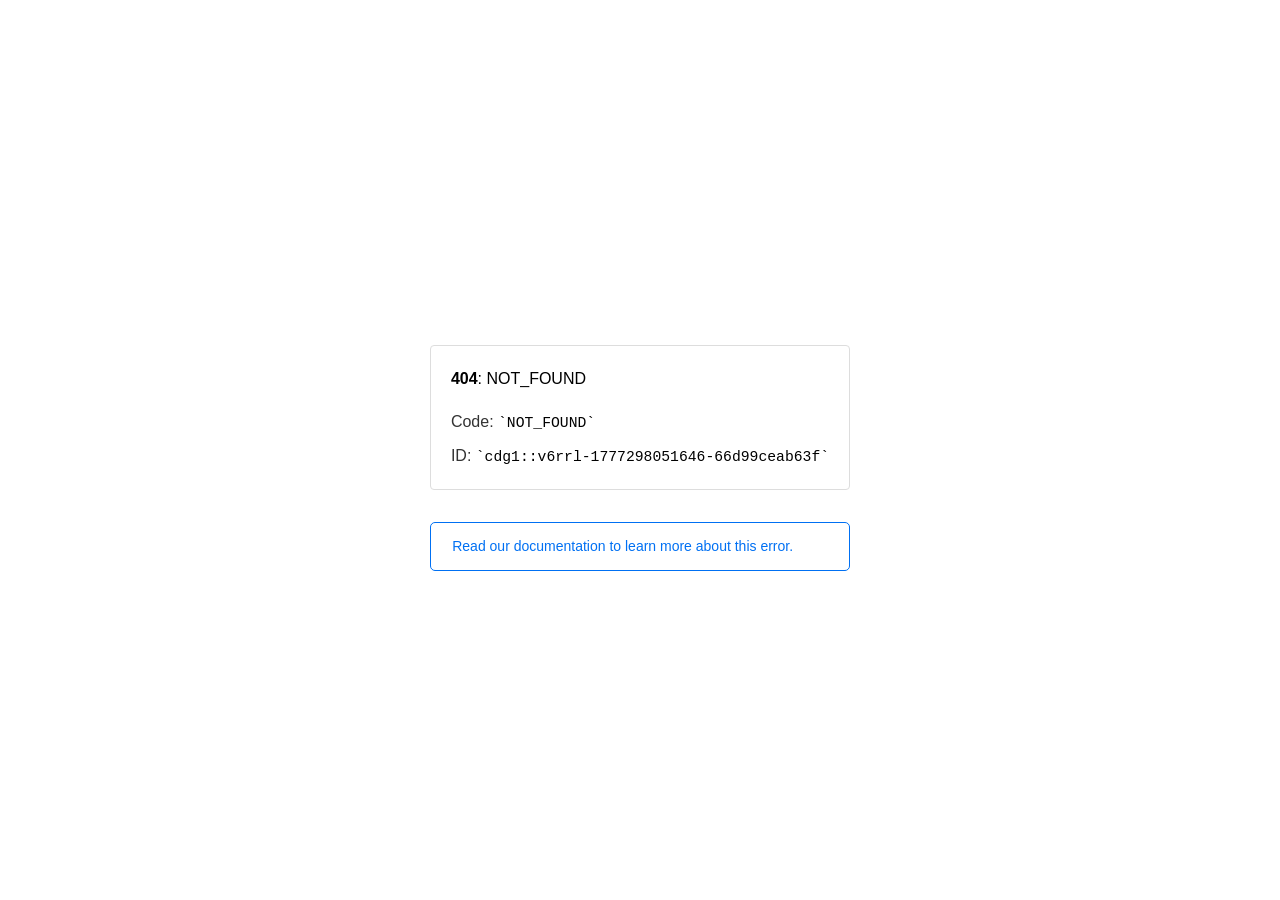
<file: assets/css/techno.html>
<!doctype html><html lang=en><meta charset=utf-8><meta name=viewport content="width=device-width,initial-scale=1"><meta name=theme-color content=#000><title>404: NOT_FOUND</title><style>html{font-size:62.5%;box-sizing:border-box;height:-webkit-fill-available}*,::after,::before{box-sizing:inherit}body{font-family:sf pro text,sf pro icons,helvetica neue,helvetica,arial,sans-serif;font-size:1.6rem;line-height:1.65;word-break:break-word;font-kerning:auto;font-variant:normal;-webkit-font-smoothing:antialiased;-moz-osx-font-smoothing:grayscale;text-rendering:optimizeLegibility;hyphens:auto;height:100vh;height:-webkit-fill-available;max-height:100vh;max-height:-webkit-fill-available;margin:0}::selection{background:#79ffe1}::-moz-selection{background:#79ffe1}a{cursor:pointer;color:#0070f3;text-decoration:none;transition:all .2s ease;border-bottom:1px solid #0000}a:hover{border-bottom:1px solid #0070f3}ul{padding:0;margin-left:1.5em;list-style-type:none}li{margin-bottom:10px}ul li:before{content:'\02013'}li:before{display:inline-block;color:#ccc;position:absolute;margin-left:-18px;transition:color .2s ease}code{font-family:Menlo,Monaco,Lucida Console,Liberation Mono,DejaVu Sans Mono,Bitstream Vera Sans Mono,Courier New,monospace,serif;font-size:.92em}code:after,code:before{content:'`'}.container{display:flex;justify-content:center;flex-direction:column;min-height:100%}main{max-width:80rem;padding:4rem 6rem;margin:auto}ul{margin-bottom:32px}.error-title{font-size:2rem;padding-left:22px;line-height:1.5;margin-bottom:24px}.error-title-guilty{border-left:2px solid #ed367f}.error-title-innocent{border-left:2px solid #59b89c}@media(max-width:500px){.owner-error{display:none}}main p{color:#333}.devinfo-container{border:1px solid #ddd;border-radius:4px;padding:2rem;display:flex;flex-direction:column;margin-bottom:32px}.error-code{margin:0;font-size:1.6rem;color:#000;margin-bottom:1.6rem}.devinfo-line{color:#333}.devinfo-line code,code,li{color:#000}.devinfo-line:not(:last-child){margin-bottom:8px}.docs-link,.contact-link{font-weight:500}header,footer,footer a{display:flex;justify-content:center;align-items:center}header,footer{min-height:100px;height:100px}header{border-bottom:1px solid #eaeaea}header h1{font-size:1.8rem;margin:0;font-weight:500}header p{font-size:1.3rem;margin:0;font-weight:500}.header-item{display:flex;padding:0 2rem;margin:2rem 0;text-decoration:line-through;color:#999}.header-item.active{color:#ff0080;text-decoration:none}.header-item.first{border-right:1px solid #eaeaea}.header-item-content{display:flex;flex-direction:column}.header-item-icon{margin-right:1rem;margin-top:.6rem}footer{border-top:1px solid #eaeaea}footer a{color:#000}footer a:hover{border-bottom-color:#0000}footer svg{margin-left:.8rem}.note{padding:8pt 16pt;border-radius:5px;border:1px solid #0070f3;font-size:14px;line-height:1.8;color:#0070f3}@media(max-width:500px){.devinfo-container .devinfo-line code{margin-top:.4rem}.devinfo-container .devinfo-line:not(:last-child){margin-bottom:1.6rem}.devinfo-container{margin-bottom:0}header{flex-direction:column;height:auto;min-height:auto;align-items:flex-start}.header-item.first{border-right:none;margin-bottom:0}main{padding:1rem 2rem}body{font-size:1.4rem;line-height:1.55}footer{display:none}.note{margin-top:16px}}</style><div class=container><main><p class=devinfo-container><span class=error-code><strong>404</strong>: NOT_FOUND</span>
<span class=devinfo-line>Code: <code>NOT_FOUND</code></span>
<span class=devinfo-line>ID: <code>cdg1::v6rrl-1777298051646-66d99ceab63f</code></p><a href=https://vercel.com/docs/errors/NOT_FOUND class=owner-error><div class=note>Read our documentation to learn more about this error.</div></a></main></div>
</file>
<file: assets/css/style.css>
/*!
=========================================================
* Steller Landing page
=========================================================

* Copyright: 2019 DevCRUD (https://devcrud.com)
* Licensed: (https://devcrud.com/licenses)
* Coded by www.devcrud.com

=========================================================

* The above copyright notice and this permission notice shall be included in all copies or substantial portions of the Software.
*/
:root {
  --blue: #79A9F5;
  --indigo: #C45F90;
  --purple: #c084fc;
  --pink: #FC8BC0;
  --red: #F85C70;
  --orange: #E03000;
  --yellow: #FAD02C;
  --green: #A3C14A;
  --teal: #20c997;
  --cyan: #47D8E0;
  --white: #fff;
  --gray: #252533;
  --gray-dark: #0e0c1f;;
  --primary: #ff7a57;
  --secondary: #6c757d;
  --success: #A3C14A;
  --info: #47D8E0;
  --warning: #FAD02C;
  --danger: #F85C70;
  --light: #f8f9fa;
  --dark: #343a40;
  --breakpoint-xs: 0;
  --breakpoint-sm: 576px;
  --breakpoint-md: 768px;
  --breakpoint-lg: 992px;
  --breakpoint-xl: 1200px;
  --font-family-sans-serif: -apple-system, BlinkMacSystemFont, "Segoe UI", Roboto, "Helvetica Neue", Arial, "Noto Sans", sans-serif, "Apple Color Emoji", "Segoe UI Emoji", "Segoe UI Symbol", "Noto Color Emoji";
  --font-family-monospace: SFMono-Regular, Menlo, Monaco, Consolas, "Liberation Mono", "Courier New", monospace;
}

*,
*::before,
*::after {
  box-sizing: border-box;
}

html {
  scroll-behavior: auto !important;
  font-family: sans-serif;
  line-height: 1.15;
  -webkit-text-size-adjust: 100%;
  -webkit-tap-highlight-color: rgba(0, 0, 0, 0);
}

footer, header, nav, section {
  display: block;
}

body {
  margin: 0;
  font-family: -apple-system, BlinkMacSystemFont, "Segoe UI", Roboto, "Helvetica Neue", Arial, "Noto Sans", sans-serif, "Apple Color Emoji", "Segoe UI Emoji", "Segoe UI Symbol", "Noto Color Emoji";
  font-size: 1rem;
  font-weight: 400;
  line-height: 1.5;
  color: var(--white);
  text-align: left;
  background-color: #000000;
}

h2, h4, h5, h6 {
  margin-top: 0;
  margin-bottom: 0.5rem;
  color: var(--white);
}

p {
  margin-top: 0;
  margin-bottom: 15px;
}

ul {
  margin-top: 0;
  margin-bottom: 0rem;
  list-style: none;
}
.btn-rounded{
  margin-top: 5%;
  margin-left: 1%;
  height: 100%;
  width: 100%;
  width: 40px;
  border-radius: 50%; /* Rend le bouton parfaitement rond */
  border: 2px solid var(--purple); /* Ajoute une bordure noire */
  cursor: pointer;
  transition: background-color 0.3s ease, transform 0.2s ease;
}
.btn-rounded:hover {
  transform: scale(1.1);
  border-color : var(--white);
}
strong {
  font-weight: bolder;
}

a {
  color: var(--purple);;
  text-decoration: none;
  background-color: transparent;
}

img {
  vertical-align: middle;
  border-style: none;
}

button {
  border-radius: 0;
  background: none;
  border: none;
}
.btn-download{
  width: 1rem;
  margin-right: 1rem;
}

button:focus {
  outline: 1px dotted;
  outline: 5px auto -webkit-focus-ring-color;
}

input,
button,
textarea {
  margin: 0;
  font-family: inherit;
  font-size: inherit;
  line-height: inherit;
}

button,
input {
  overflow: visible;
}

button {
  text-transform: none;
}

button,
[type="button"],
[type="submit"] {
  -webkit-appearance: button;
}

button:not(:disabled),
[type="button"]:not(:disabled),
[type="reset"]:not(:disabled),
[type="submit"]:not(:disabled) {
  cursor: pointer;
}

button::-moz-focus-inner,
[type="button"]::-moz-focus-inner,
[type="submit"]::-moz-focus-inner {
  padding: 0;
  border-style: none;
}

textarea {
  overflow: auto;
  resize: vertical;
}

::-webkit-file-upload-button {
  font: inherit;
  -webkit-appearance: button;
}

h2, h4, h5, h6 {
  margin-bottom: 0.5rem;
  font-weight: 500;
  line-height: 1.2;
}

h2 {
  font-size: 2rem;
}

h5 {
  font-size: 1.25rem;
}

h6 {
  font-size: 1rem;
  opacity: 0;
  transform: translateY(10px);
  animation: fadeIn 0.5s ease-out forwards;
  color: var(--white);
}

@keyframes fadeIn {
  from {
    opacity: 0;
    transform: translateY(10px);
  }
  to {
    opacity: 1;
    transform: translateY(0);
  }
}

.img-thumbnail {
  border-radius: 8px;
  background-color: var(--gray);
  max-width: 100%;
  height: auto;
  border: 1px solid #555;
  box-shadow: 0 4px 8px rgba(0, 0, 0, 0.3);
  transition: transform 0.3s, box-shadow 0.3s;
}
@media (max-width: 770px) {
  .img-thumbnail {
    display: none;
  }
  .col-md-3-img{
    display: none;
  }
}

.container {
  width: 100%;
  padding-right: 15px;
  padding-left: 15px;
  margin-right: auto;
  margin-left: auto;
}

@media (min-width: 464px) {
  .container {
    max-width: 540px;
  }
}

@media (min-width: 768px) {
  .container {
    max-width: 720px;
  }
}

@media (min-width: 992px) {
  .container {
    max-width: 960px;
  }
}

@media (min-width: 1200px) {
  .container {
    max-width: 1140px;
  }
}

.row {
  display: -webkit-box;
  display: -webkit-flex;
  display: -ms-flexbox;
  display: flex;
  justify-content: center;
  -webkit-flex-wrap: wrap;
      -ms-flex-wrap: wrap;
          flex-wrap: wrap;
}

.col-sm-4, .col-sm-6, .col-md-3, .col-md-4, .col-md-9, .col-md-3-img{
  position: relative;
  width: 100%;
  padding-right: 15px;
  padding-left: 15px;
}
.quality-img{
  position: relative;
  width: 50%;
  padding-right: 15px;
  padding-left: 15px;
  margin-bottom: 15px;
}
/* Responsive Grid System */
@media (min-width: 476px) {
  .col-sm-4 {
    flex: 0 0 33.3333%;
    max-width: 33.3333%;
    padding-right: 0px;
    padding-left: 0px;
  }
  
  .col-sm-6 {
    flex: 0 0 50%;
    max-width: 50%;
  }
}

@media (min-width: 770px) {
  .col-md-3, .quality-img {
    flex: 0 0 25%;
    max-width: 25%;
  }
  .col-md-3-img{
    flex: 0 0 25%;
    max-width: 25%;
  }

  .col-md-4 {
    flex: 0 0 33.3333%;
    max-width: 33.3333%;
  }

  .col-md-9 {
    flex: 0 0 75%;
  }
}

.was-validated .custom-control-input:valid:focus:not(:checked) ~ .custom-control-label::before, .custom-control-input.is-valid:focus:not(:checked) ~ .custom-control-label::before {
  border-color: var(--purple);
}

.was-validated .custom-control-input:invalid:focus:not(:checked) ~ .custom-control-label::before, .custom-control-input.is-invalid:focus:not(:checked) ~ .custom-control-label::before {
  border-color: var(--purple);
}

.btn {
  display: inline-block;
  font-weight: 400;
  color: #495057;
  text-align: center;
  vertical-align: middle;
  -webkit-user-select: none;
     -moz-user-select: none;
      -ms-user-select: none;
          user-select: none;
  background-color: transparent;
  border: 1px solid transparent;
  padding: 0.65rem 0.9rem;
  font-size: 1rem;
  line-height: 1.5;
  border-radius: 0.25rem;
  -webkit-transition: color 0.15s ease-in-out, background-color 0.15s ease-in-out, border-color 0.15s ease-in-out, box-shadow 0.15s ease-in-out;
  transition: color 0.15s ease-in-out, background-color 0.15s ease-in-out, border-color 0.15s ease-in-out, box-shadow 0.15s ease-in-out;
}

@media (prefers-reduced-motion: reduce) {
  .btn {
    -webkit-transition: none;
    transition: none;
  }
}

.btn:hover {
  color: #495057;
  text-decoration: none;
}

.btn:focus {
  outline: 0;
  box-shadow: 0 4px 8px rgba(0, 0, 0, 0.3);
}

.btn:disabled {
  opacity: 0.65;
}

.btn-primary {
  color: #212529;
  background-color: var(--purple);
  color: white;
}
.btn-primary:hover {
  color: var(--white);
  border-color: var(--white);
}
.btn-primary-active {
  color: var(--white);
  border-color: var(--white);
  z-index: 99;
}

.btn-primary:focus {
  box-shadow: 0 4px 8px rgba(0, 0, 0, 0.3);
}

.btn-primary:disabled {
  color: #212529;
  background-color: var(--purple);
  border-color: var(--purple);
}

.btn-dark {
  color: #fff;
  border: 1px solid transparent;
  background-color: var(--purple);
  padding: 10px 20px;
  cursor: pointer;
  transition: background-color 0.3s ease, transform 0.2s ease;
}

.btn-dark:hover {
  color: var(--white);
  border-color: var(--white);
  transform: scale(1.1);
}

.custom-control-input:focus:not(:checked) ~ .custom-control-label::before {
  border-color: #ffdfd7;
}

.custom-control-input:not(:disabled):active ~ .custom-control-label::before {
  color: #fff;
  background-color: white;
  border-color: white;
}



.card {
  position: relative;
  display: -webkit-box;
  display: -webkit-flex;
  display: -ms-flexbox;
  display: flex;
  -webkit-box-orient: vertical;
  -webkit-box-direction: normal;
  -webkit-flex-direction: column;
      -ms-flex-direction: column;
          flex-direction: column;
  min-width: 0;
  word-wrap: break-word;
  background-color: #252533;
  background-clip: border-box;
  border: 1px solid rgba(0, 0, 0, 0.125);
  border-radius: 8px;
}
.card-img {
  max-width: 5rem; /* Limite la largeur */
  max-height: 5rem; /* Limite la hauteur */
  color: #1E1E2C;
  width: auto;
  height: auto;
}
.card-text{
 color: var(--white);
}

.card-body {
  border: 1px solid #555;
  box-shadow: 0 4px 8px rgba(0, 0, 0, 0.3);
  transition: transform 0.3s, box-shadow 0.3s;
  padding: 1.25rem;
  border-radius: 8px;
}

.card-title {
  margin-bottom: 0.75rem;
}

.card-text:last-child {
  margin-bottom: 0;
}

.card-img {
  width: 100%;
  border-radius: calc(0.25rem - 1px);
}

.card-img-top {
  height: auto; /* Maintenir le ratio d'aspect de l'image */
  border-top-left-radius: calc(0.25rem - 1px);
  border-top-right-radius: calc(0.25rem - 1px);
}

.close:not(:disabled):not(.disabled):hover, .close:not(:disabled):not(.disabled):focus {
  opacity: .75;
}

.rounded {
  border-radius: 0.25rem !important;
}

.d-flex {
  display: -webkit-box !important;
  display: -webkit-flex !important;
  display: -ms-flexbox !important;
  display: flex !important;
}

.flex-column {
  -webkit-box-orient: vertical !important;
  -webkit-box-direction: normal !important;
  -webkit-flex-direction: column !important;
      -ms-flex-direction: column !important;
          flex-direction: column !important;
}

.align-items-center {
  -webkit-box-align: center !important;
  -webkit-align-items: center !important;
      -ms-flex-align: center !important;
          align-items: center !important;
}

.position-relative {
  position: relative !important;
}

.fixed-top {
  position: fixed;
  top: 0;
  right: 0;
  left: 0;
  z-index: 1030;
}

.mt-3 {
  margin-top: 1rem !important;
}

.mb-4 {
  margin-bottom: 1.5rem !important;
}
.mt-5 {
  margin-top: 3rem !important;
}

.mb-5 {
  margin-bottom: 1rem !important;
}

.pt-3 {
  padding-top: 1rem !important;
}

.pb-4 {
  padding-bottom: 1.5rem !important;
}

.ml-auto {
  margin-left: auto !important;
}

@media (min-width: 768px) {
  .pl-md-4 {
    padding-left: 1.5rem !important;
  }
}

.text-left {
  text-align: left !important;
}

.text-center {
  text-align: center !important;
}

@media (min-width: 768px) {
  .text-md-left {
    text-align: left !important;
  }
}

@media print {
  *,
  *::before,
  *::after {
    text-shadow: none !important;
    box-shadow: none !important;
  }
  a:not(.btn) {
    text-decoration: underline;
  }
  img {
    page-break-inside: avoid;
  }
  p,
  h2 {
    orphans: 3;
    widows: 3;
  }
  h2 {
    page-break-after: avoid;
  }
  @page {
    size: a3;
  }
  body {
    min-width: 992px !important;
  }
  .container {
    min-width: 992px !important;
  }
  .navbar {
    padding-top: 70px; /* Ajuste cette valeur selon la hauteur de ta navbar */
    display: none;
  }
}

h2, h4, h5, h6 {
  margin-bottom: 5px;
}

.subtitle {
  font-size: calc(13px + (15 - 13) * ((100vw - 320px) / (1200 - 320)));
  opacity: .8;
}

@media (min-width: 992px) {
  .subtitle {
    font-size: 15px;
  }
}

.btn {
  font-size: 14px;
  font-weight: bold;
}

.btn.btn-primary {
  color: #fff;
}

.btn.rounded {
  border-radius: 0.25rem;
}
/* Titre principal */
.orange-text-bar {
  display: inline-block;
  border-bottom: 4px solid var(--purple);
  padding-bottom: 2px;
  font-weight: bold;
  color: white;
}
/* Conteneur principal */
.parcours-container {
  display: grid;
  grid-template-columns: 1fr 1fr;
  gap: 50px;
  max-width: 1000px;
  margin: auto;
  padding: 20px;
  text-align: left;
  align-items: stretch; /* Aligner toutes les colonnes à la même hauteur */
}
@media (max-width: 768px) {
  .parcours-container {
    grid-template-columns: 1fr;
  }
}

/* Bloc contenant chaque section */
.parcours-block {
  display: flex;
  flex-direction: column;
  width: 100%; /* Assurer que chaque colonne prend toute la place disponible */
}

/* Liste des éléments pour équilibrer les hauteurs */
.parcours-list {
  flex-grow: 1;
  display: flex;
  flex-direction: column;
  width: 100%;
}

/* Cartes des parcours */
.parcours-text {
  border: 1px solid #555;
  padding: 15px;
  border-radius: 8px;
  background-color: var(--gray);
  color: var(--white);
  width: 100%; /* Assurer que toutes les cartes ont la même largeur */
  margin: 10px auto;
  box-shadow: 0 4px 8px rgba(0, 0, 0, 0.3);
  transition: transform 0.3s, box-shadow 0.3s;
  flex-grow: 1; /* Permet aux cartes de s'étirer à la même taille */
}
/* Effet au survol */
.parcours-text:hover {
  transform: scale(1.05);
  box-shadow: 0 6px 12px rgba(0, 0, 0, 0.4);
}
.card {
  border: 1px solid #555;
  box-shadow: 0 4px 8px rgba(0, 0, 0, 0.3);
  transition: transform 0.3s, box-shadow 0.3s;
}
.card:hover{
  border-color : var(--white);
}

.card .post-details {
  display: -webkit-box;
  display: -ms-flexbox;
  display: -webkit-flex;
  display: flex;
  -webkit-box-pack: justify;
  -webkit-justify-content: space-between;
      -ms-flex-pack: justify;
          justify-content: space-between;
  margin-bottom: 15px;
}
.custom-card {
  border-radius: 8px;
  -webkit-transition: all 0.3s;
  transition: all 0.3s;
}

.custom-card .card-body {
  padding: 10% 0;
}

.custom-card:hover, .custom-card:active {
  color: #fff;
  background-color: var(--purple);
}
.page-footer {
  background: #252533;
}

.page-footer .row {
  height: 70px;
}

.page-footer p {
  margin-bottom: 0;
}

.page-footer .socials {
  max-width: 210px;
  margin-left: auto;
}


@media (max-width: 767.98px) {
  .page-footer {
    padding: 20px 0;
  }
  .page-footer .row {
    text-align: center;
  }
}

.header {
  height: 90vh;
  min-height: 650px;
  border-bottom: 10px solid var(--purple);
}
@media (max-width: 1000px) {
  .header {
    height: 7vh;
  }
}
@media (max-width: 700px) {
  .header {
    height: 5vh;
    min-height: 500px;
  }
}
.header .container {
  height: 100%;
  display: -webkit-box;
  display: -ms-flexbox;
  display: -webkit-flex;
  display: flex;
  -webkit-box-align: center;
  -webkit-align-items: center;
      -ms-flex-align: center;
          align-items: center;
}

.header .container .infos {
  margin-top: 120px;
}

.header .container .infos .subtitle {
  margin-bottom: 0;
  font-size: 25px;
  font-weight: 500;
  color: var(--white);
  display: inline;
}

.header .container .infos .title {
  margin-bottom: 0px;
  font-size: 200%;
  font-weight: bold;
  color: var(--white);
}

.header .container .infos p {
  margin-top: -5px;
  font-size: 22px;
}

.header .container .infos .btn {
  display: inline-block;
  margin: 0 2px;
}

.header .container .img-holder {
  height: 100%;
  -webkit-align-self: flex-end;
      -ms-flex-item-align: end;
          align-self: flex-end;
  -webkit-box-flex: 1;
  -webkit-flex-grow: 1;
      -ms-flex-positive: 1;
          flex-grow: 1;
  display: -webkit-box;
  display: -ms-flexbox;
  display: -webkit-flex;
  display: flex;
  -webkit-box-align: end;
  -webkit-align-items: flex-end;
      -ms-flex-align: end;
          align-items: flex-end;
  padding-left: 0px;
}

.header .container .img-holder img {
  width: 100%;
  max-width: 650px;
  margin-left: auto;
  margin-right: -2rem;
}

@media (max-width: 1000px) {
  .header .container {
    -webkit-box-pack: center;
    -webkit-justify-content: center;
        -ms-flex-pack: center;
            justify-content: center;
  }
  .header .container .infos {
    margin-top: 0;
  }
}
@media (max-width: 668px) {
  .header .container .img-holder {
    display: none;
  }
}
.section {
  position: relative;
  padding: 4rem 0;
}


.section:nth-child(even) {
  background: #000000;
}


/* Réinitialisation des marges et paddings */
* {
  margin: 0;
  padding: 0;
  box-sizing: border-box;
}

/* Body avec un padding-top pour ne pas cacher le contenu sous la navbar */
body {
  padding-top: 2%; /* Ajuste cette valeur selon la hauteur de ta navbar */
  font-family: Arial, sans-serif; /* Choisir une police simple pour tout le site */
}

/* Style de la barre de navigation fixe */
.navbar {
  position: fixed;
  top: 0;
  left: 0;
  width: 100%;
  background-color: var(--gray-dark);
  padding: 10px 20px;
  display: flex;
  justify-content: center;
  align-items: center;
  z-index: 1000;
  box-shadow: 0 4px 8px rgba(0, 0, 0, 0.3);
}
@media (max-width: 923px) {
  .navbar {
    justify-content: flex-start;
    padding-bottom: 50px;
  }
}

.navbar-toggler {
  position: absolute; 
  background: none;
  border: none;
  color: white;
  font-size: 30px;
  cursor: pointer;
  display: none;
}
.hidden-navbar {
  display: none !important;
}

.navbar-toggler-icon {
  width: 50px;
  height: 50px;
  display: block;
  margin: 0;
  background-image: url('../imgs/icon/icon-list.webp');
  background-size: contain;
  background-repeat: no-repeat;
  text-align: left; /* Aligner le contenu à gauche dans le parent */
  float: left; /* Aligner à gauche */
  margin-top: 40px;
}

.navbar-collapse {
  display: flex;
  align-items: center;
}

.navbar-nav {
  list-style: none;
  display: flex;
  margin-left: auto;
}

.nav-item {
  margin: 0 15px;
}

.nav-link {
  color: white;
  text-decoration: none;
  font-weight: 700;
  padding: 10px;
  transition: color 0.3s;
  font-size: 1rem;
}
@media (max-width: 1048px) {
  .nav-link {
    font-size: 0.8rem;
  }}

.nav-link:hover {
  color: var(--purple); /* Couleur au survol */
}
.nav-link-active {
  color: var(--purple); /* Change la couleur de l'élément actif */
  font-weight: bold;
}

/* Responsive */
@media (max-width: 923px) {
  .navbar-toggler {
      display: block; /* Affiche le bouton hamburger sur petits écrans */
  }

  .navbar-collapse {
      display: none;
      width: 100%;
      flex-direction: column;
      align-items: center;
  }

  .navbar-nav {
      width: 100%;
      flex-direction: column;
      align-items: center;
  }

  .nav-item {
      margin: 10px 0;
  }

  .navbar-collapse.active {
      display: flex;
  }
}
/* Projet carousel */
#jeff {
  width: 56%;
  position: relative;
  border: 1px solid #555;
  box-shadow: 0 4px 8px rgba(0, 0, 0, 0.3);
  white-space: nowrap;
}

@media (max-width: 770px) {
  #jeff {
      width: 75%;
  }
}

.stack {
  display: flex;
  align-items: center;
  white-space: nowrap;
  overflow: hidden;
}

/* On double les images pour créer un effet de boucle fluide */
.carousel-track {
  display: flex;
  align-items: center;
  animation: scroll 15s linear infinite;
  width: max-content; /* Permet un défilement fluide */
}

.carousel-img {
  width: 100px;  
  height: 100px;
  object-fit: cover;
  margin: 10px;
}

@media (max-width: 770px) {
  .carousel-img {
      width: 70px;
      height: 70px;
  }
}

/* Animation en boucle parfaite */
@keyframes scroll {
  from {
      transform: translateX(0);
  }
  to {
      transform: translateX(-50%); /* Défilement jusqu'à la moitié */
  }
}

/* PROJET SECTION */

/* Grille des projets */
.grid {
  display: grid;
  grid-template-columns: repeat(2, 1fr); /* 2 colonnes égales */
  grid-template-rows: repeat(2, 1fr); /* 2 lignes égales */
  gap: 10px;
  background: var(--gray);
  box-shadow: 0 4px 8px rgba(0, 0, 0, 0.3);
  padding: 20px;
  border: 1px solid #555;
  border-radius: 8px;
}
@media (max-width: 770px) {
  .grid {
    grid-template-columns: repeat(1, 1fr); /* 2 colonnes égales */
    grid-template-rows: repeat(1, 1fr); /* 2 lignes égales */
    }}

/* Style des projets */
.project {
  border : 1px solid #555;
  display: flex;
  justify-content: center;
  align-items: center;
  border-radius: 8px;
  position: relative; /* Nécessaire pour positionner l'overlay */
  overflow: hidden; /* Cache l'overlay si non visible */
  transition: transform 0.3s;
}

/* Agrandissement au survol */
.project:hover {
  transform: scale(1.05);
}

/* Style de l'image */
.img-project {
  width: 70%;
  height: 100%; 
  object-fit: cover; 
  border-radius: 8px;
}

/* L'overlay qui apparaît au survol */
.overlay {
  position: absolute; /* Positionne l'overlay au-dessus de l'image */
  top: 0;
  left: 0;
  right: 0;
  bottom: 0;
  background-color: rgba(0, 0, 0, 0.16); /* Fond semi-transparent */
  display: flex;
  justify-content: center;
  align-items: center;
  opacity: 0; /* Caché par défaut */
  transition: opacity 0.3s ease; /* Transition fluide */
  border-radius: 8px;
}

/* Affichage de l'overlay au survol */
.project:hover .overlay {
  opacity: 1;
  background-color: rgba(0, 0, 0, 0.5);
}
.arrowhead {
  position: fixed;
  bottom: 20px;
  left: 50%;
  transform: translateX(-50%);
  font-size: 2rem;
  color: white;
  animation: bounce 2s infinite;
  cursor: pointer;
  z-index: 999;
}
.arrowhead.hidden {
  opacity: 0;
  pointer-events: none;
}
@keyframes bounce {
  0%, 100% {
    transform: translateX(-50%) translateY(0);
  }
  50% {
    transform: translateX(-50%) translateY(-10px);
  }
}
.arrow {
  top: 55%;
  background: var(--purple);
  color: white;
  width: 40px;
  height: 40px;
  display: inline;
  justify-content: center;
  align-items: center;
  border-radius: 50%;
  cursor: pointer;
  font-size: 20px;
  border: 1px solid transparent;
}
.arrow:hover {
  color: var(--white);
  border-color: var(--white);
  transform: scale(1.1);
}

.arrow-right {
  padding: 10px;
  margin: 5%;
}
.arrow-left {
  padding: 10px;
  margin: 5%;
}
/**  Bienvenue message **/
.key {
  font-size: 25px;
  display: inline-block;
  letter-spacing: 1px;
  transition: transform 0.2s;
  color: #d2d2d4;
  font-family: Arial, sans-serif;
}
.keyboard{
  display: inline-block;
  font-size: 0; /* Supprime les espaces blancs */
}


@keyframes pressDown1 {
  30%,
  40%,
  100% {
    transform: translateY(0);
  }
  35% {
    transform: translateY(10px);
  }
}

@keyframes pressDown2 {
  70%,
  80%,
  100% {
    transform: translateY(0);
  }
  75% {
    transform: translateY(10px);
  }
}

@keyframes pressDown3 {
  30%,
  40%,
  100% {
    transform: translateY(0);
  }
  35% {
    transform: translateY(10px);
  }
}

@keyframes pressDown4 {
  40%,
  50%,
  100% {
    transform: translateY(0);
  }
  45% {
    transform: translateY(10px);
  }
}

@keyframes pressDown5 {
  20%,
  30%,
  100% {
    transform: translateY(0);
  }
  25% {
    transform: translateY(10px);
  }
}

@keyframes pressDown6 {
  60%,
  70%,
  100% {
    transform: translateY(0);
  }
  65% {
    transform: translateY(10px);
  }
}

@keyframes pressDown7 {
  10%,
  20%,
  100% {
    transform: translateY(0);
  }
  15% {
    transform: translateY(10px);
  }
}

@keyframes pressDown8 {
  35%,
  45%,
  100% {
    transform: translateY(0);
  }
  40% {
    transform: translateY(10px);
  }
}



.key:nth-child(1) {
  animation: pressDown1 2s infinite;
}

.key:nth-child(2) {
  animation: pressDown2 3s infinite;
}

.key:nth-child(3) {
  animation: pressDown3 4s infinite;
}

.key:nth-child(4) {
  animation: pressDown4 2.5s infinite;
}

.key:nth-child(5) {
  animation: pressDown5 2.5s infinite;
}

.key:nth-child(6) {
  animation: pressDown6 3.5s infinite;
}

.key:nth-child(7) {
  animation: pressDown7 2.2s infinite;
}

.key:nth-child(8) {
  animation: pressDown8 3.2s infinite;
}
</file>
<file: assets/css/certification.css>
#mz-gallery-container {
  position: relative;
  display: flex;
  flex-direction: column;
  align-items: center;
  justify-content: center;
  width: 100%;
  height: 100%;
}

#mz-gallery {
  position: relative;
  display: flex;
  flex-direction: row;
  align-items: center;
  justify-content: flex-start;
  width: 100%;
  height: 100%;
  max-height: 100%;
  max-width: 100%;
  background-color: #252533;
  background-size: 40px 40px;
  border: 1px solid #555;
  border-radius: 8px;
  box-shadow: 0 4px 8px rgb(0, 0, 0);
  overflow-x: auto;
  overflow-y: hidden;
  scroll-snap-type: x mandatory;
  scroll-padding: 0 0 0 55px;
  scroll-behavior: smooth;
  /* firefox scrollbar */
  scrollbar-color: #e03000  #222;
  scrollbar-width: auto;
  animation: background 300s linear infinite;
}

@keyframes background {
  0% {
    background-position: -300% 100%;
  }
  100% {
    background-position: 100% -300%;
  }
}

#mz-gallery::-webkit-scrollbar {
  height: 25px;
}

#mz-gallery::-webkit-scrollbar-track {
  background: transparent;
}

#mz-gallery::-webkit-scrollbar-thumb {
  background: #666;
}

#mz-gallery::-webkit-scrollbar-thumb:hover {
  background: #555;
}

#mz-gallery::-webkit-scrollbar-thumb:active {
  background: #444;
}
#mz-gallery figure {
  position: relative;
  margin: unset;
  display: flex;
  flex-direction: column;
  align-items: center;
  justify-content: center;
  height: 80%;
  width: auto;
  min-height: 100px;
  margin-right: 60px;
  scroll-snap-align: start;
  transition: all 0.3s ease-in-out;
}

#mz-gallery figure:nth-child(1) {
  margin-left: 60px;
}

#mz-gallery figure div {
  position: absolute;
  width: 1%;
  height: 1%;
  background: transparent;
  opacity: 0;
  transition: all 0.3s ease-in-out;
}

#mz-gallery figure img {
  box-shadow: rgba(0, 0, 0, 0.25) 0px 14px 28px,
    rgba(0, 0, 0, 0.22) 0px 10px 10px;
  border-radius: 5px;
  opacity: 0.9;
  filter: brightness(1);
  outline: 1px solid transparent;
  outline-offset: -40px;
  transition: all 0.3s ease-in-out;
  margin-bottom: 30px;
  margin-top: 30px;
}

#mz-gallery figure figcaption {
  position: absolute;
  color: transparent;
  font-size: 18pt;
  line-height: 24pt;
  font-weight: 500;
  padding: 0px 20px;
  text-align: center;
  width: 40%;
  height: 40%;
  display: flex;
  flex-direction: column;
  align-items: center;
  justify-content: center;
  background-size: 40px 40px;
  opacity: 0;
  border-radius: 100%;
  pointer-events: none;
  animation: background 100s linear infinite;
  transition: all 0.3s ease-in-out;
}

#mz-gallery figure:hover figcaption {
  opacity: 0.8;
  color: white;
  text-shadow: 1px 1px 3px black, 0px 0px 5px black;
  transition: all 0.3s ease-in-out;
}

#mz-gallery figure:hover div {
  width: 25%;
  height: 25%;
  opacity: 1;
  transition: all 0.3s ease-in-out;
}

@media (max-width: 1145px) {
  #mz-gallery figure {
    scroll-snap-align: center;
  }
  #mz-gallery {
    scroll-padding: 0px 0px 0px 0px !important;
  }
}

@media (max-width: 610px) {
  #mz-gallery {
    max-height: 320px;
  }
  #mz-gallery figure {
    margin-right: 20px;
  }
  #mz-gallery figure:nth-child(1) {
    margin-left: 20px;
  }
}

@media (max-height: 425px) {
  #mz-gallery figure figcaption {
    font-size: 14pt;
    line-height: 20pt;
  }
}

@media (max-height: 340px) {
  #mz-gallery {
    background-size: 30px 30px;
    scroll-padding: 0 0 0 28px;
  }
  #mz-gallery figure {
    margin-right: 30px;
  }
  #mz-gallery figure:nth-child(1) {
    margin-left: 30px;
  }
  #mz-gallery figure figcaption {
    font-size: 12pt;
    line-height: 18pt;
    font-weight: 400;
    background-size: 30px 30px;
  }
}

@media (max-height: 280px) {
  #mz-gallery::-webkit-scrollbar {
    height: 20px;
  }
  #mz-gallery::-webkit-scrollbar-button:single-button:horizontal:decrement,
  #mz-gallery::-webkit-scrollbar-button:single-button:horizontal:increment {
    width: 80px;
    height: 20px;
    background-size: 15px;
  }
}

@media (max-height: 230px) {
  #mz-gallery figure figcaption {
    font-size: 10pt;
    line-height: 12pt;
  }
  #mz-gallery figure:hover figcaption {
    outline-offset: -10px;
  }
  #mz-gallery figure:hover img {
    outline-offset: 10px;
  }
}

@media (max-height: 165px) {
  #mz-gallery {
    scroll-padding: 0 0 0 18px;
    margin: 0px;
  }
  #mz-gallery figure {
    margin-right: 20px;
  }
  #mz-gallery figure:nth-child(1) {
    margin-left: 20px;
  }
}

/* touch screen devices */

@media (pointer: coarse) {
  #mz-gallery * {
    pointer-events: none;
  }
  #mz-gallery::-webkit-scrollbar {
    height: 35px;
  }
  #mz-gallery {
    scroll-snap-type: unset;
    scroll-padding: unset;
    scroll-behavior: unset;
  }
  #mz-gallery figure {
    scroll-snap-align: unset;
  }
  #mz-gallery figure figcaption {
    width: 100%;
    height: 30%;
    bottom: 0;
    opacity: 1;
    background: rgba(0, 0, 0, 0.6);
    color: white;
    animation: unset;
    border-radius: 0;
    padding: 0px 15px;
    border-top: 1px solid lawngreen;
  }
}
</file>
<file: assets/css/contact.css>
/* Base styles */
.styled-input {
    display: flex;
    flex-direction: column;
    float: left;
    width: 293px;
    margin: 1rem 0;
    position: relative;
    border-radius: 4px;
    box-shadow: 0 4px 8px rgba(0, 0, 0, 0.3);
}

@media only screen and (max-width: 768px){
    .styled-input {
        width: 100%;
        margin: 0.7rem 0;
    }
}

.styled-input label {
    color: #999;
    padding-left: 1.3rem;
    position: absolute;
    top: 10px;
    left: 0;
    -webkit-transition: all 0.25s ease;
    transition: all 0.25s ease;
    pointer-events: none;
}

.styled-input.wide { 
    width: 650px;
    max-width: 100%;
}

@media (max-width: 768px) { /* Pour les téléphones */
    .styled-input.wide {
        width: 100%; /* Prendre toute la largeur sur les petits écrans */
    }
}

input,
textarea {
    padding: 30px 30px; /* Ajuster le padding pour plus de confort */
    border: 0;
    width: 100%;
    max-width: 100%;
    font-size: 1rem;
    background-color: #252533;
    color: white;
    border-radius: 4px;
    box-sizing: border-box; /* Important pour ne pas dépasser les limites */
    box-shadow: 0 4px 8px rgba(0, 0, 0, 0.3);
}

input:focus,
textarea:focus { 
    outline: 0; 
}

input:focus ~ span,
textarea:focus ~ span {
    width: 100%;
    -webkit-transition: all 0.075s ease;
    transition: all 0.075s ease;
}

textarea {
    width: 100%;
    min-height: 15em;
    box-shadow: 0 4px 8px rgba(0, 0, 0, 0.3);
}

.input-container {
    display: flex;
    flex-direction: column;
    justify-content: center;
    align-items: center;
    width: 100%;
    max-width: 650px;
    margin: 0 auto; /* Centrer le formulaire horizontalement */
    padding: 20px;
    box-sizing: border-box;
}

/* Responsive Submit Button */
.submit-btn {
    border: none;
    outline: none;
    background-color: #c084fc;
    height: 50px;
    font-size: 20px;
    font-weight: 700;
    border-radius: 0.25rem;
    cursor: pointer;
    transition: all 0.3s ease;
    color: white;
    width: 100%; /* Prendre toute la largeur sur petits écrans */
    max-width: 400px; /* Limiter la largeur maximale */
    margin: 10px auto; /* Centrer le bouton */
    border: 1px solid transparent;
}

.submit-btn:hover {
    color: #fff;
    border-color: #ffffff;
}

@media (max-width: 768px) {
    .submit-btn {
        width: 100%;
        text-align: center;
        font-size: 20px; /* Ajuster la taille du texte */
    }

    .input-container {
        padding: 0 10px; /* Ajouter du padding pour un meilleur espacement */
    }
}

/* Checkbox styles */
input[type=checkbox] + label {
    color: #ccc;
    font-style: italic;
}

input[type=checkbox]:checked + label {
    color: #f00;
    font-style: normal;
}
</file>
